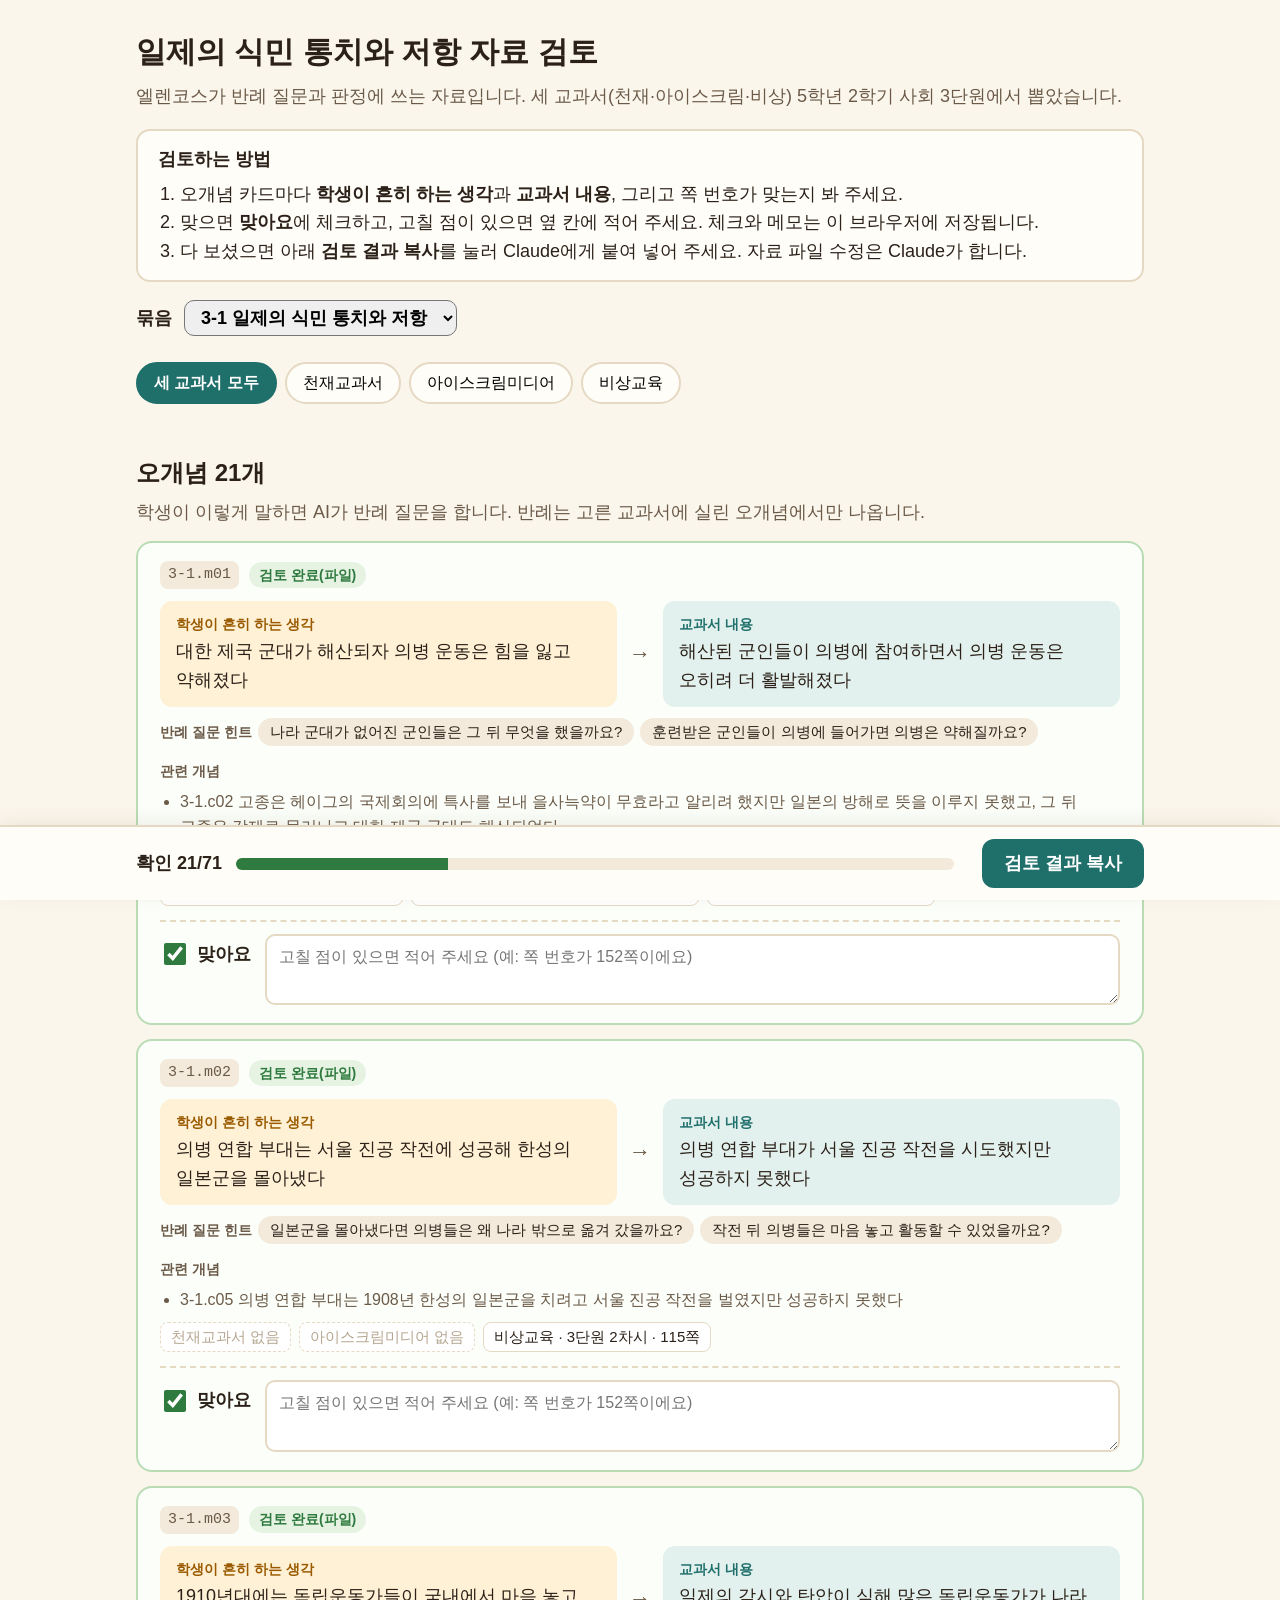
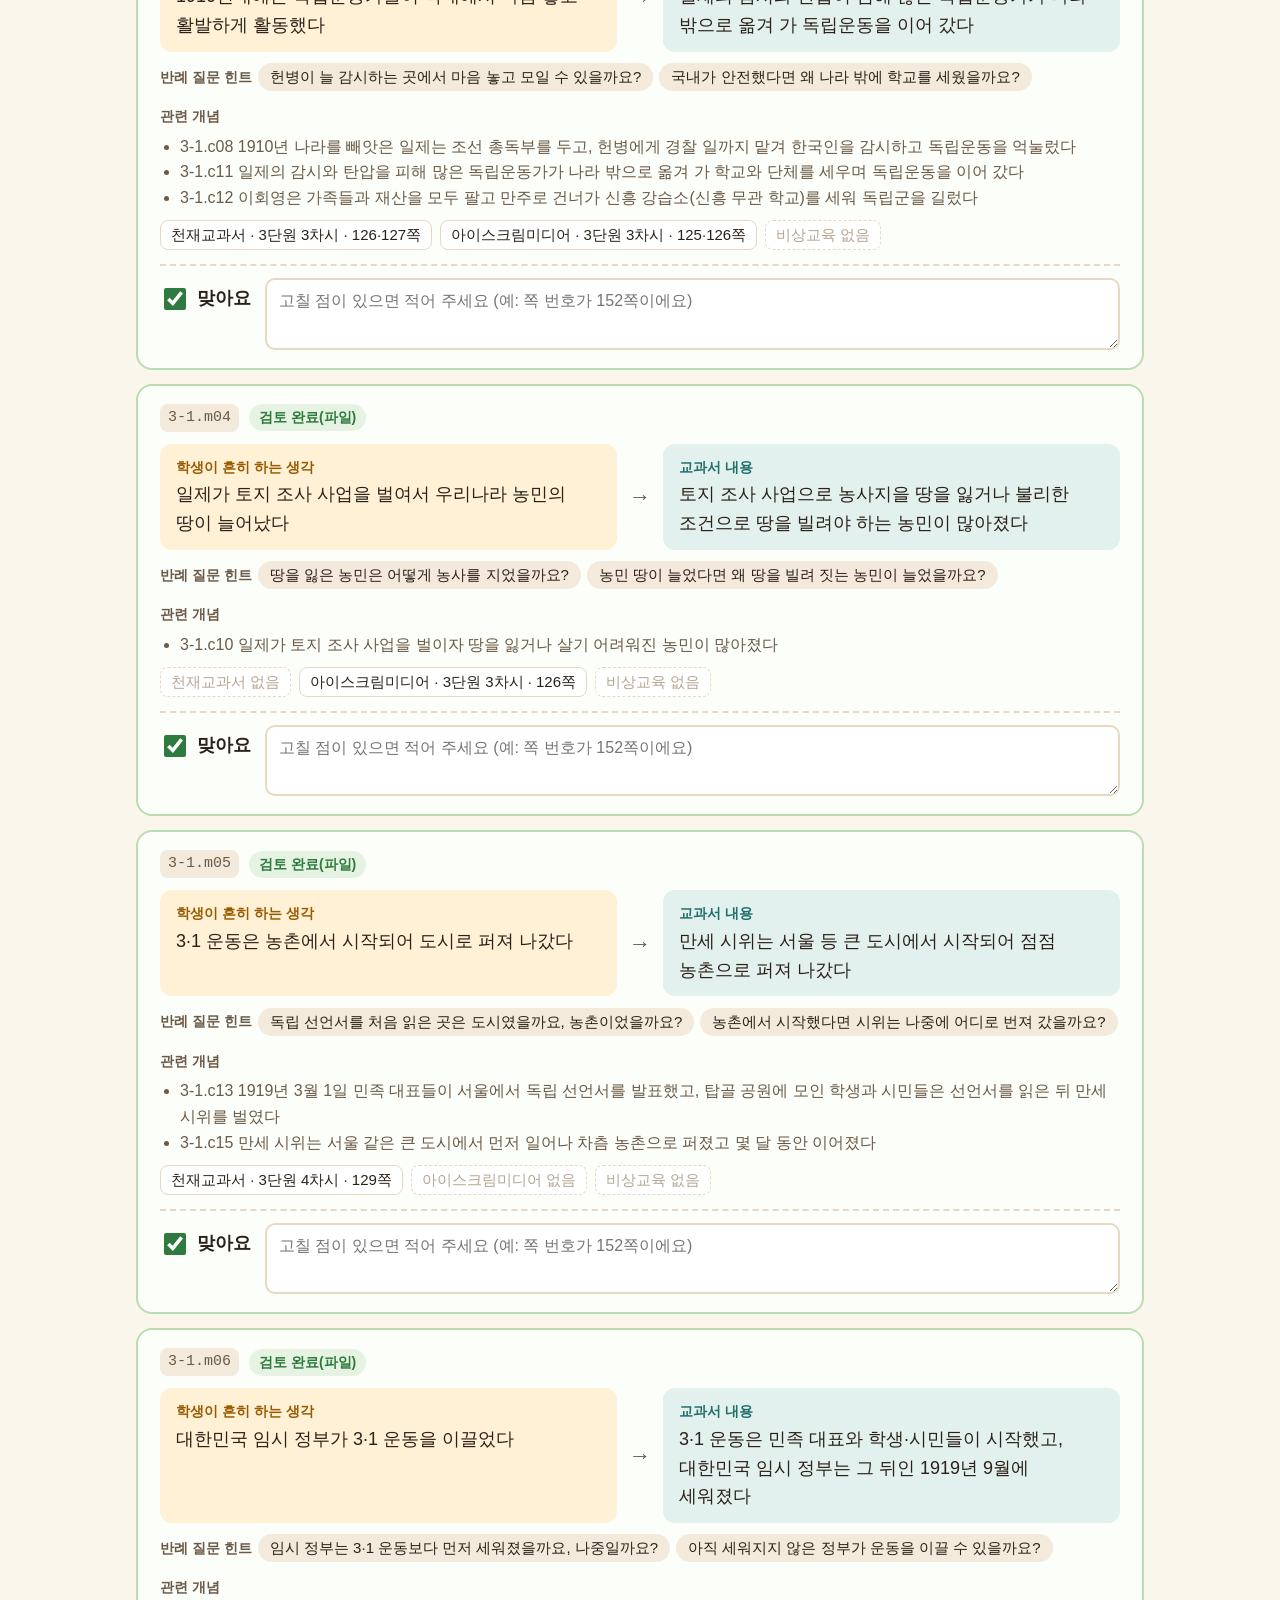
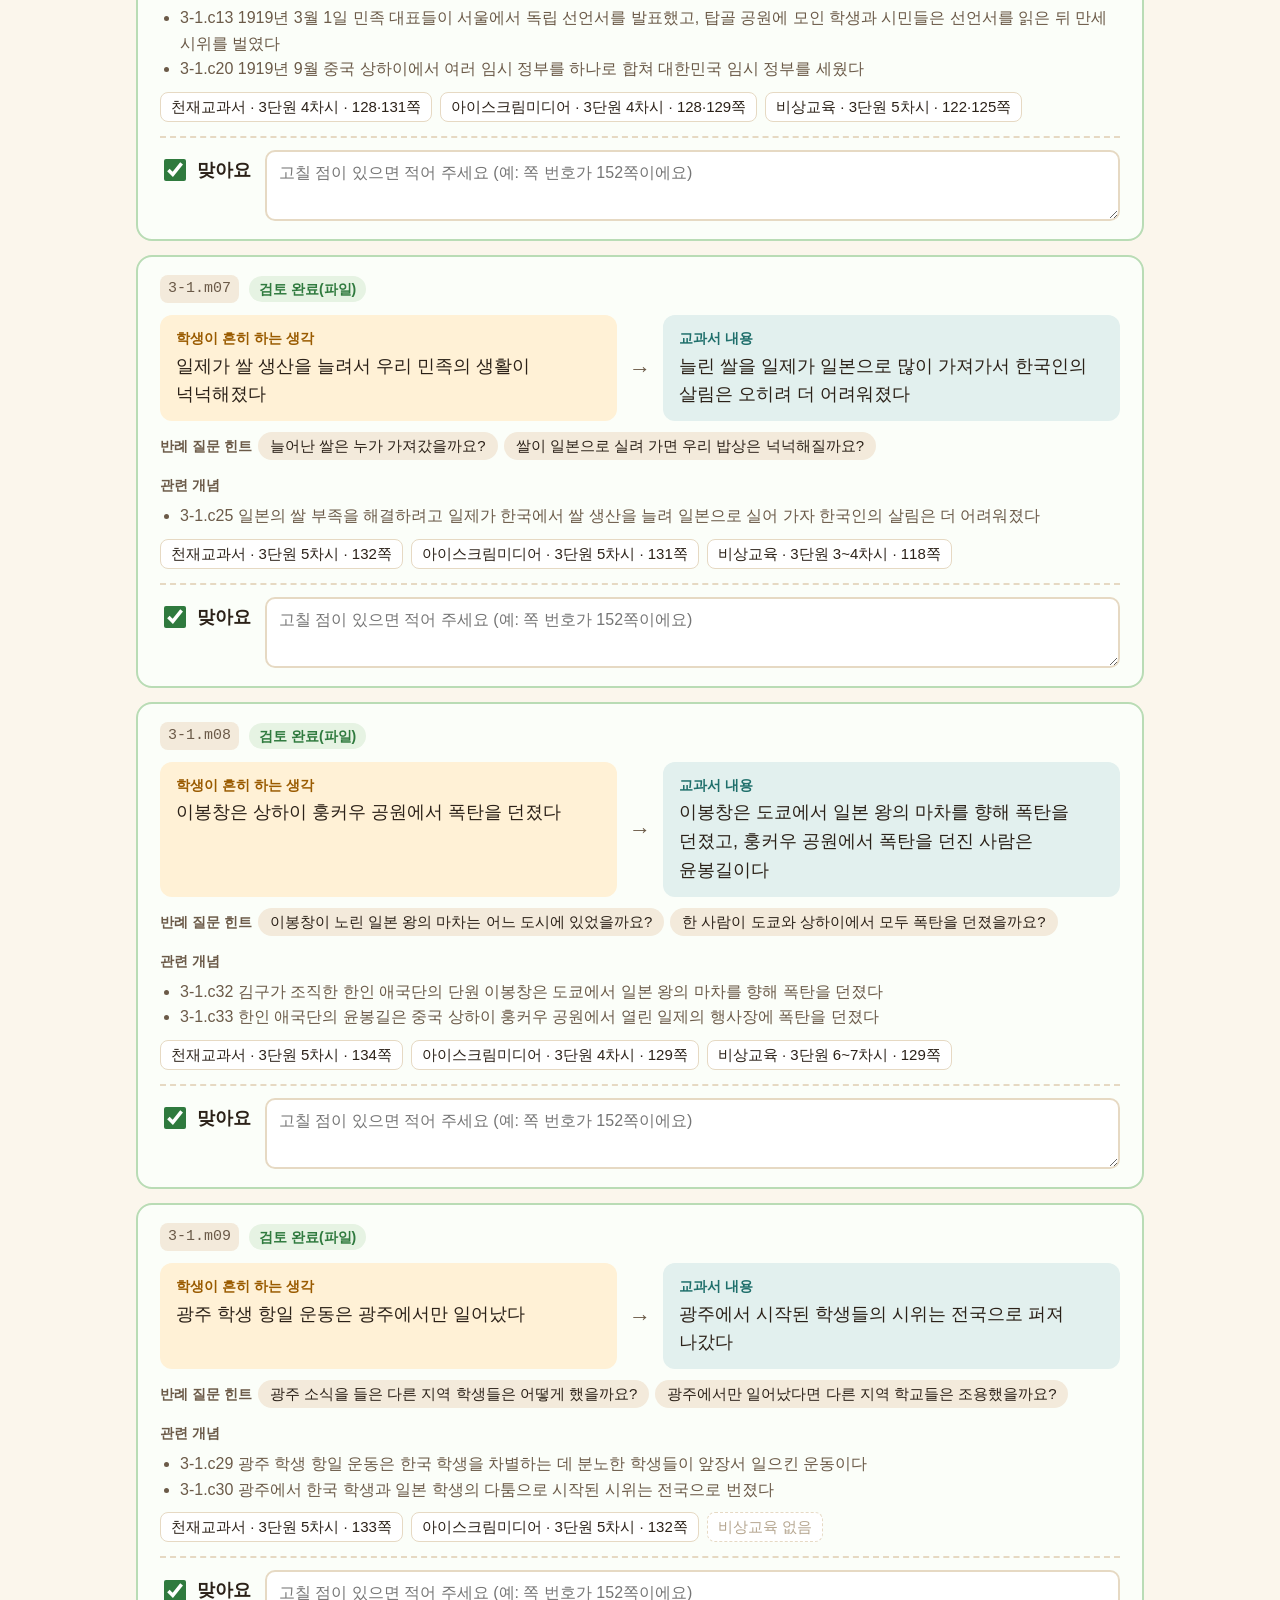
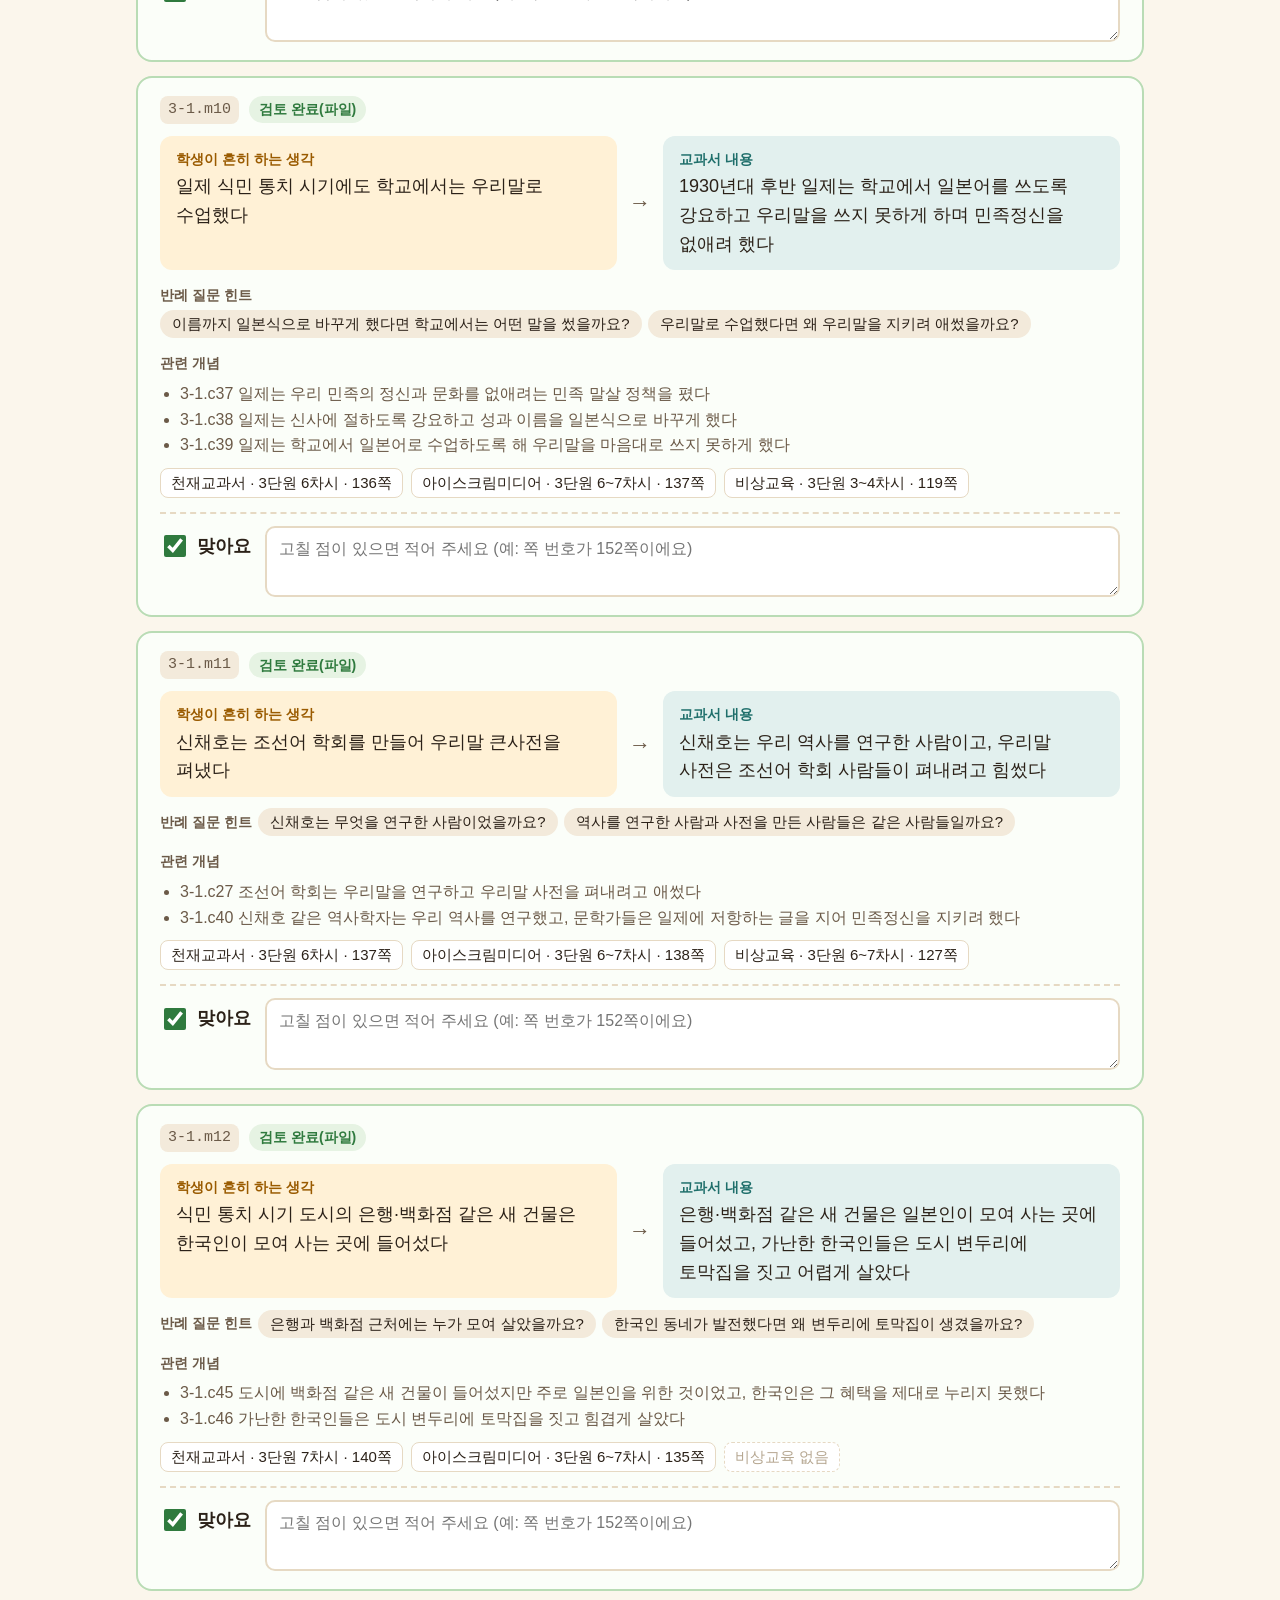
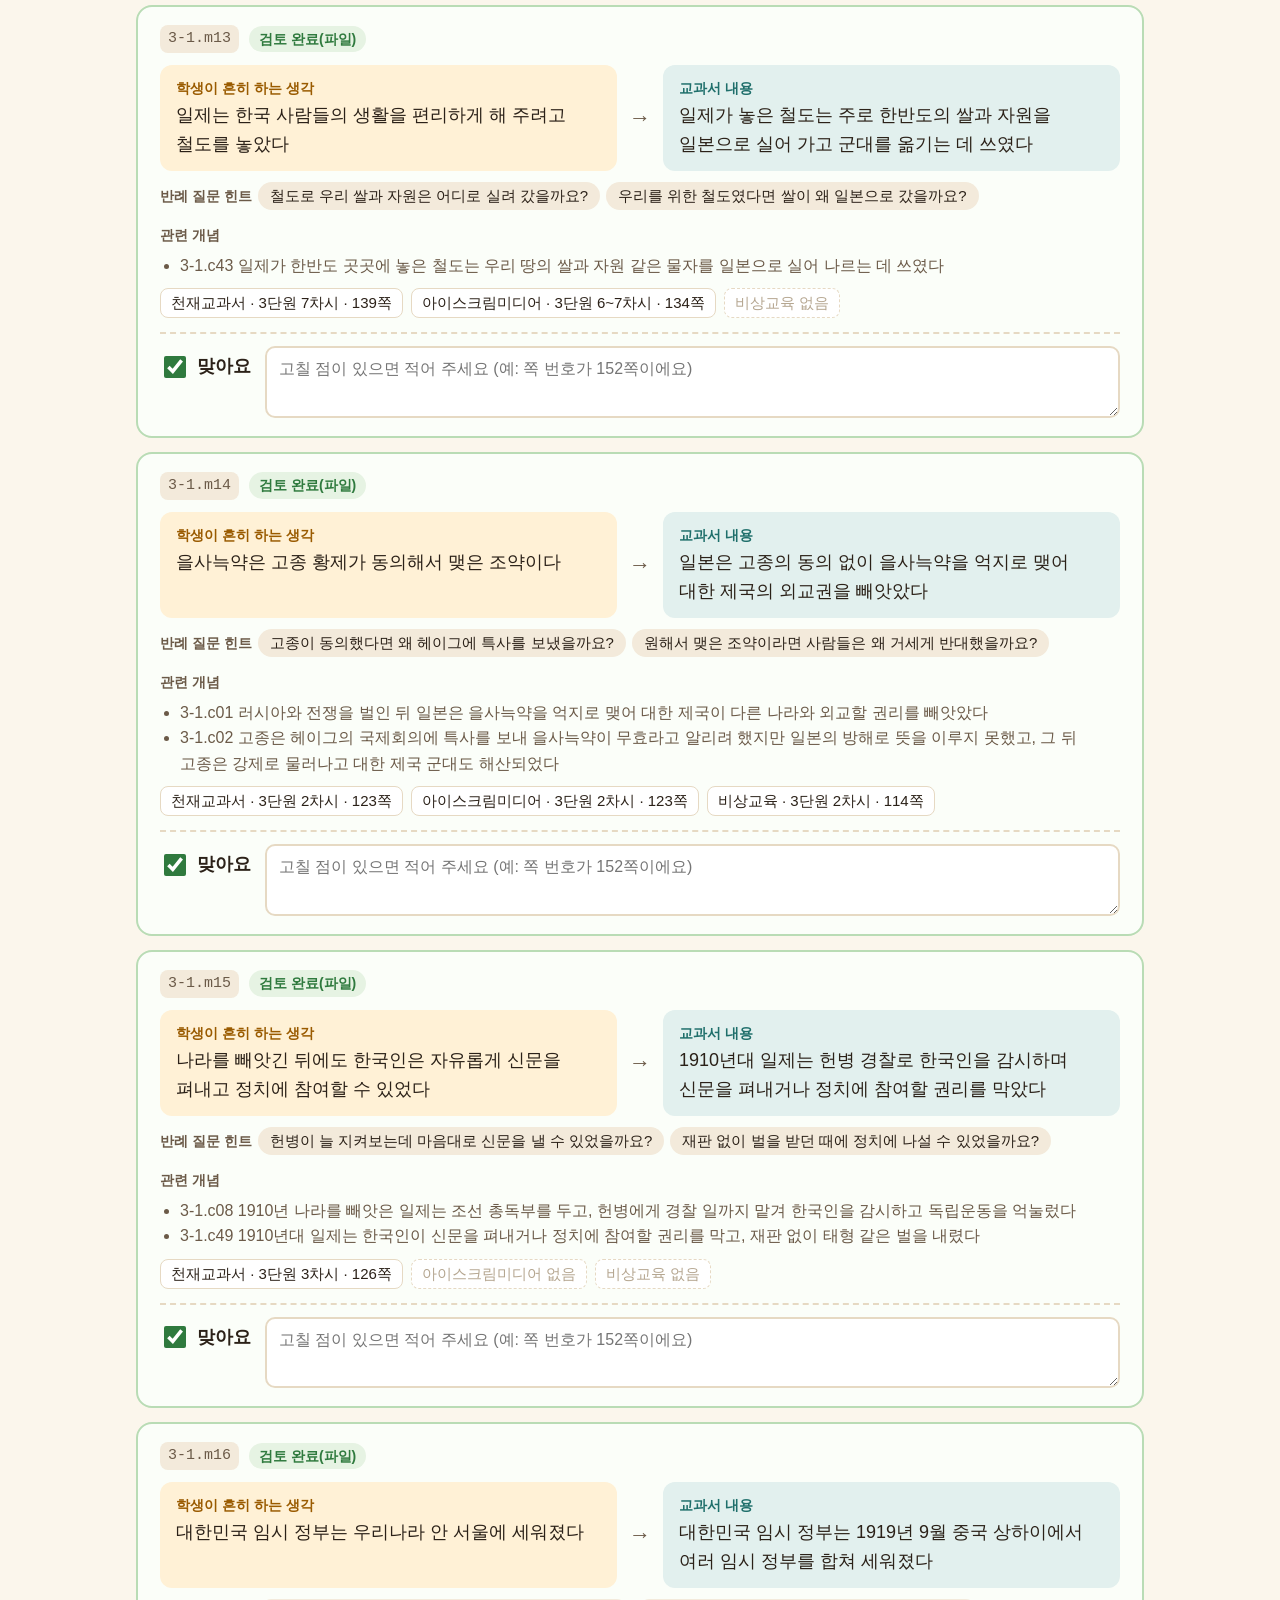
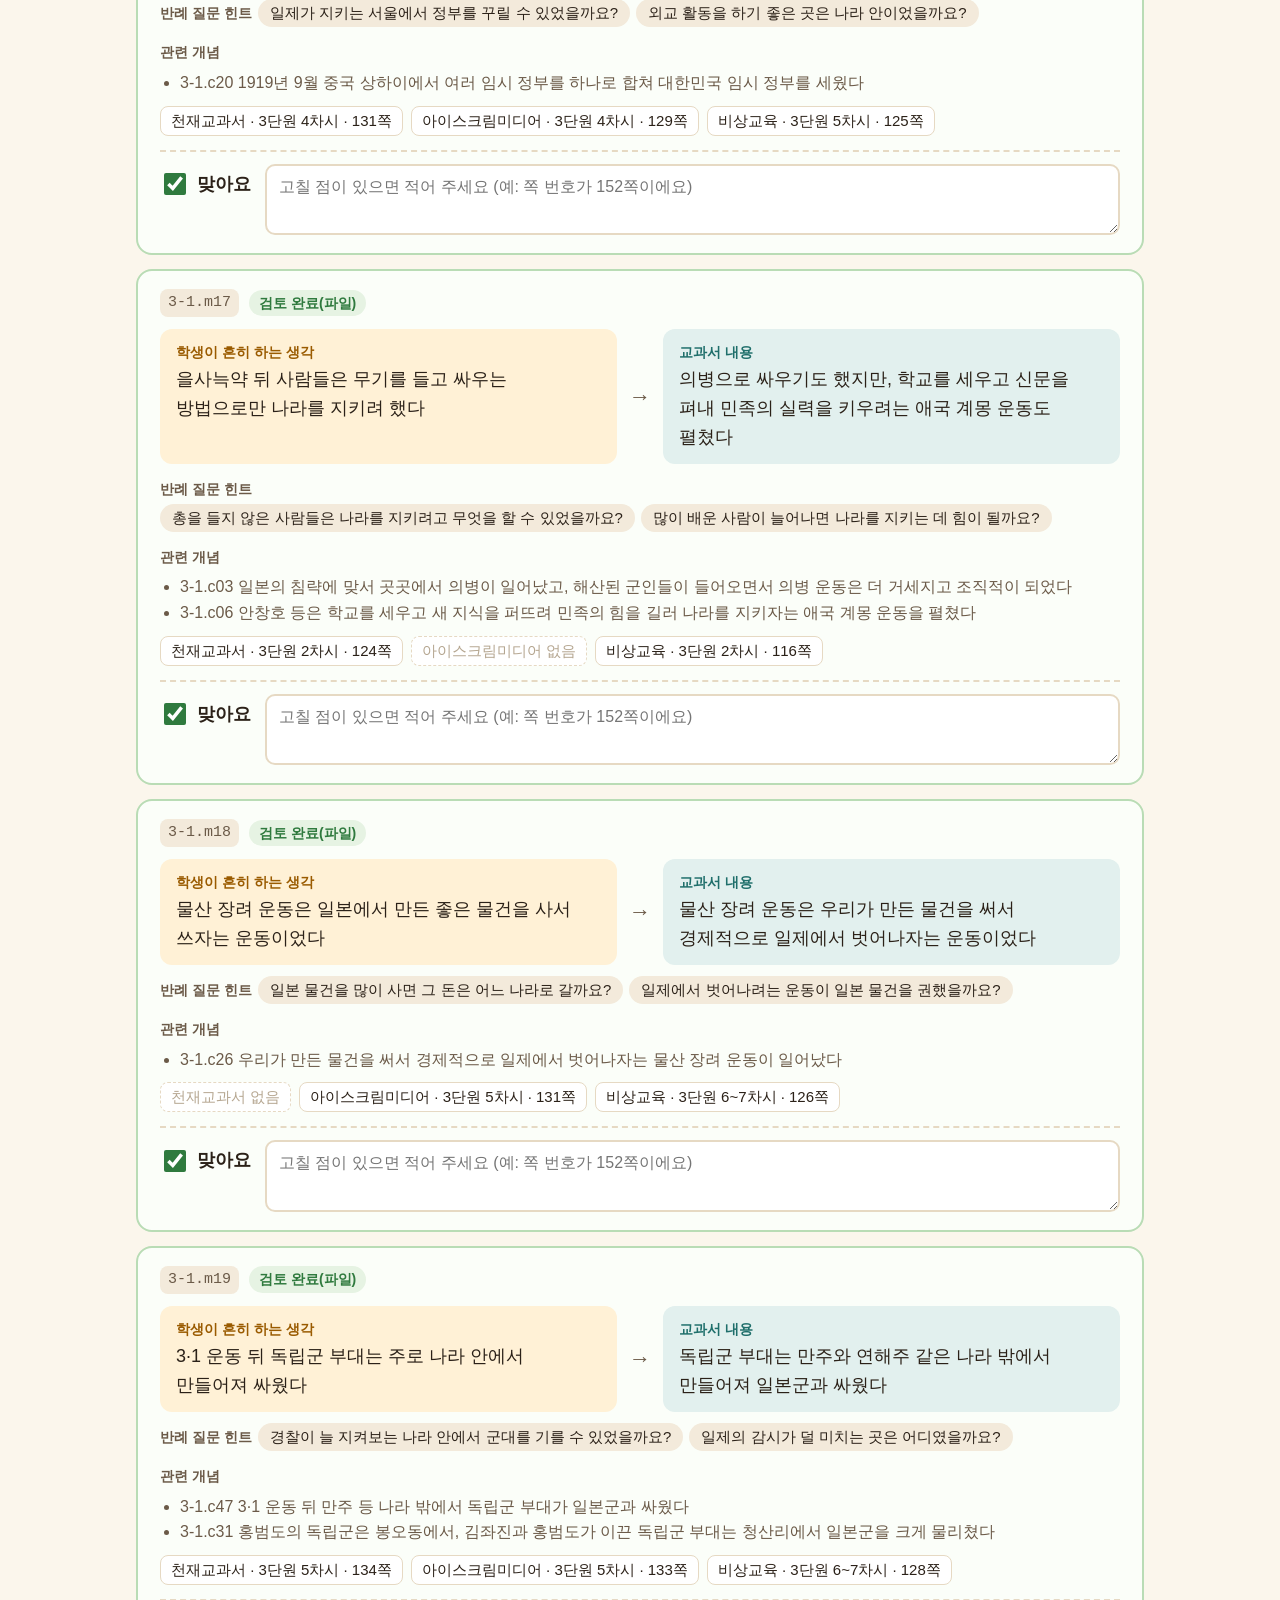
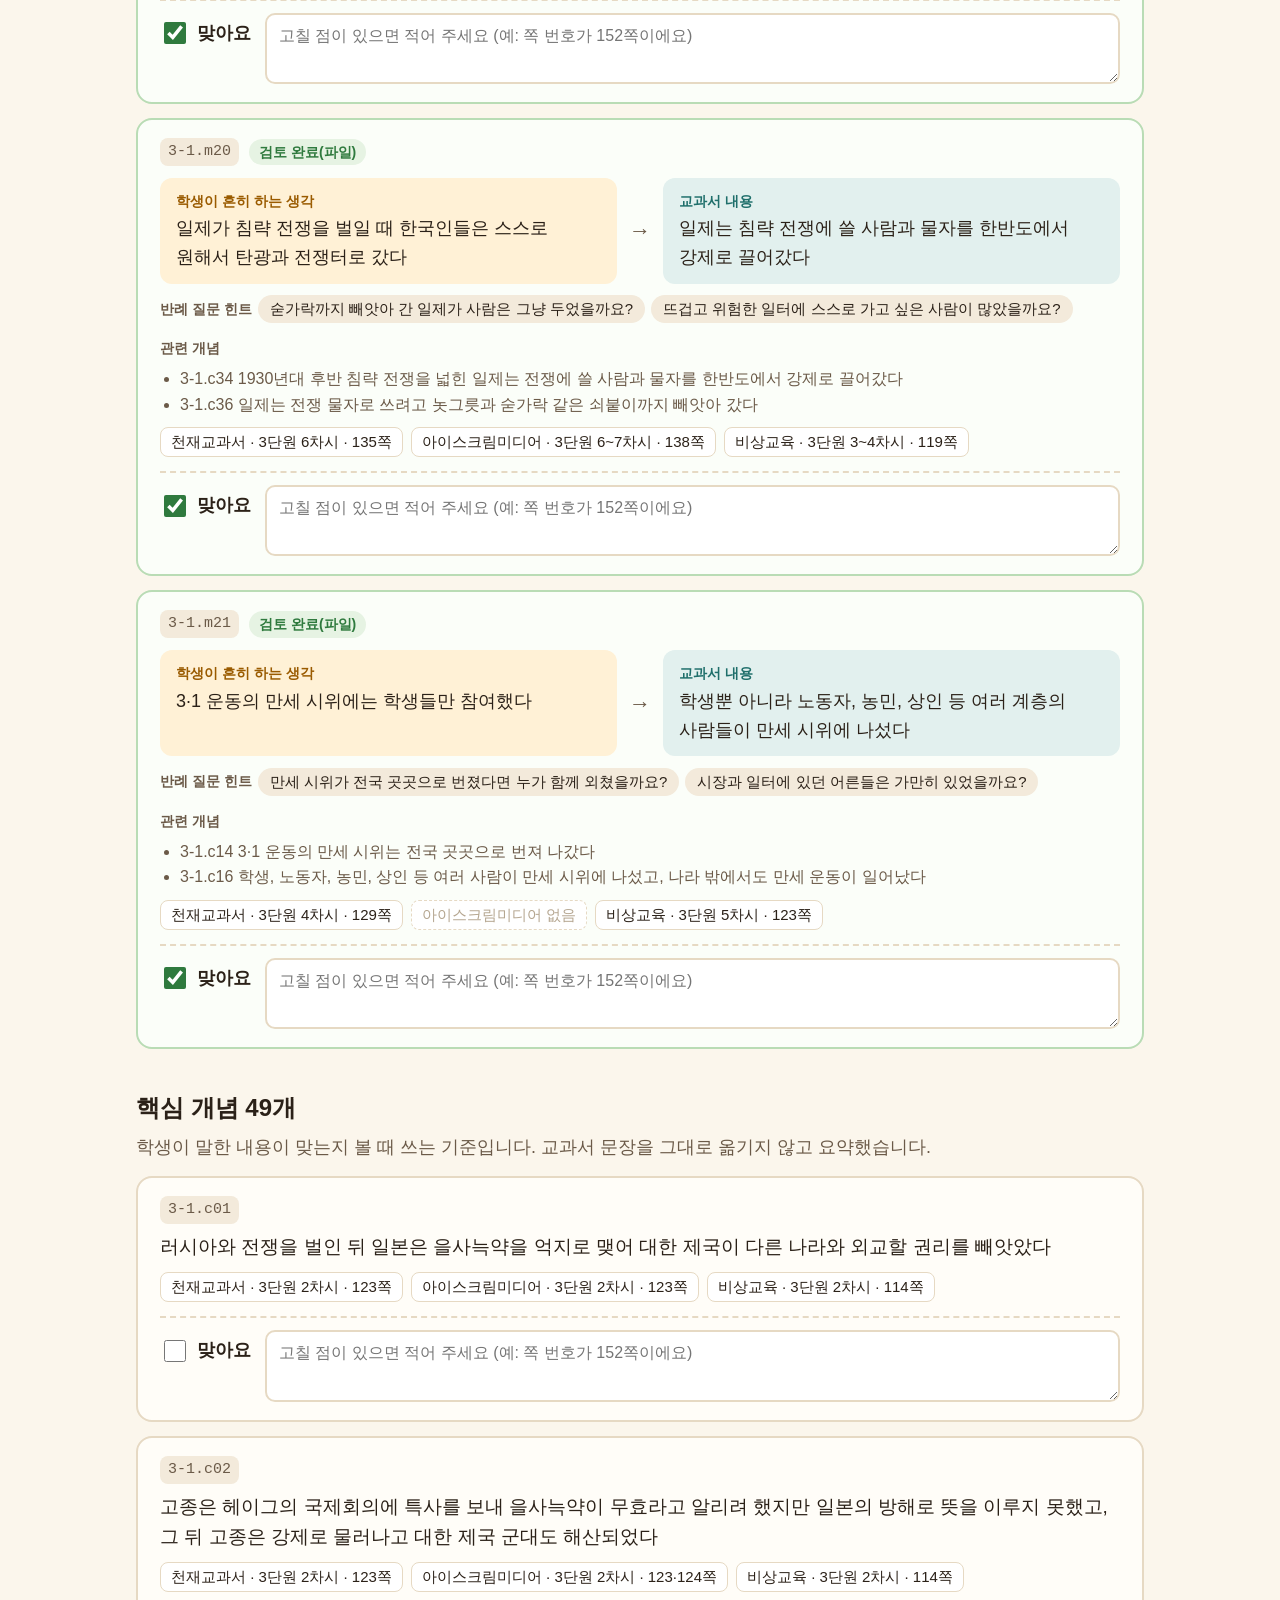
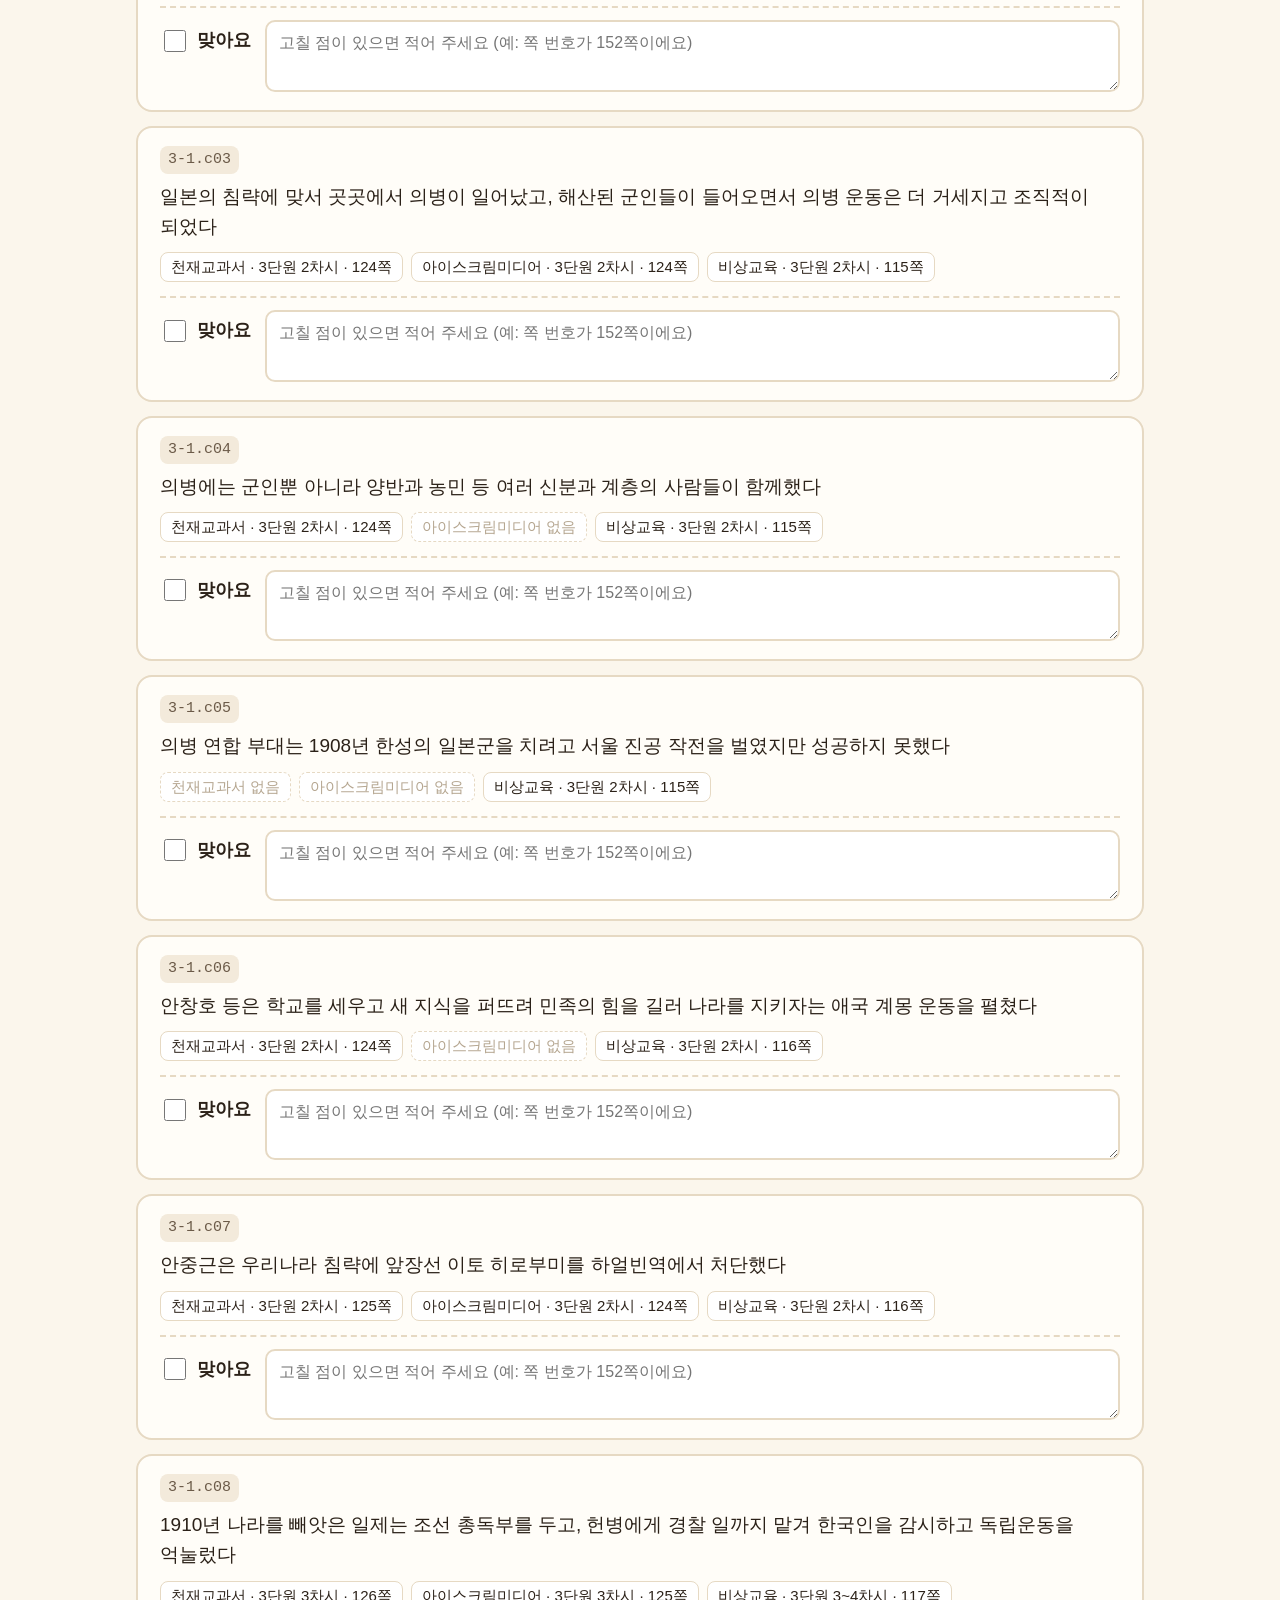
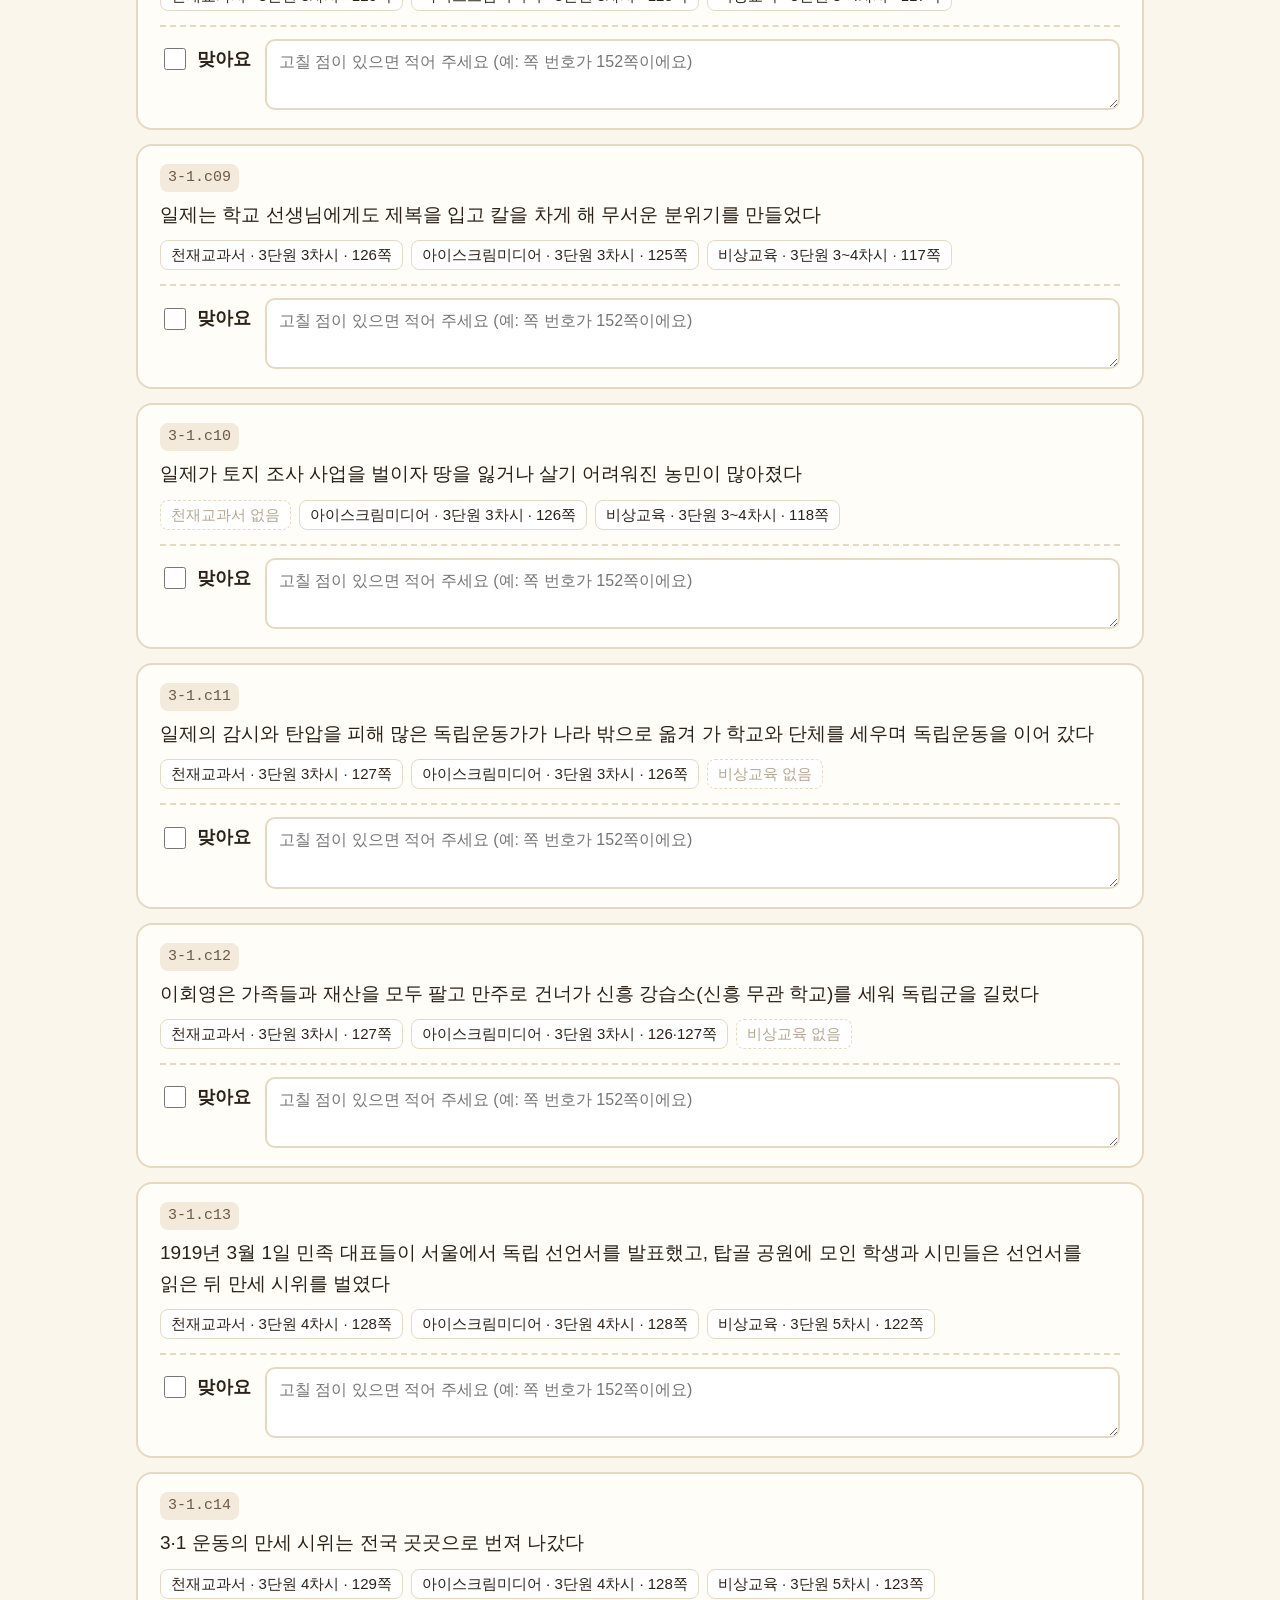
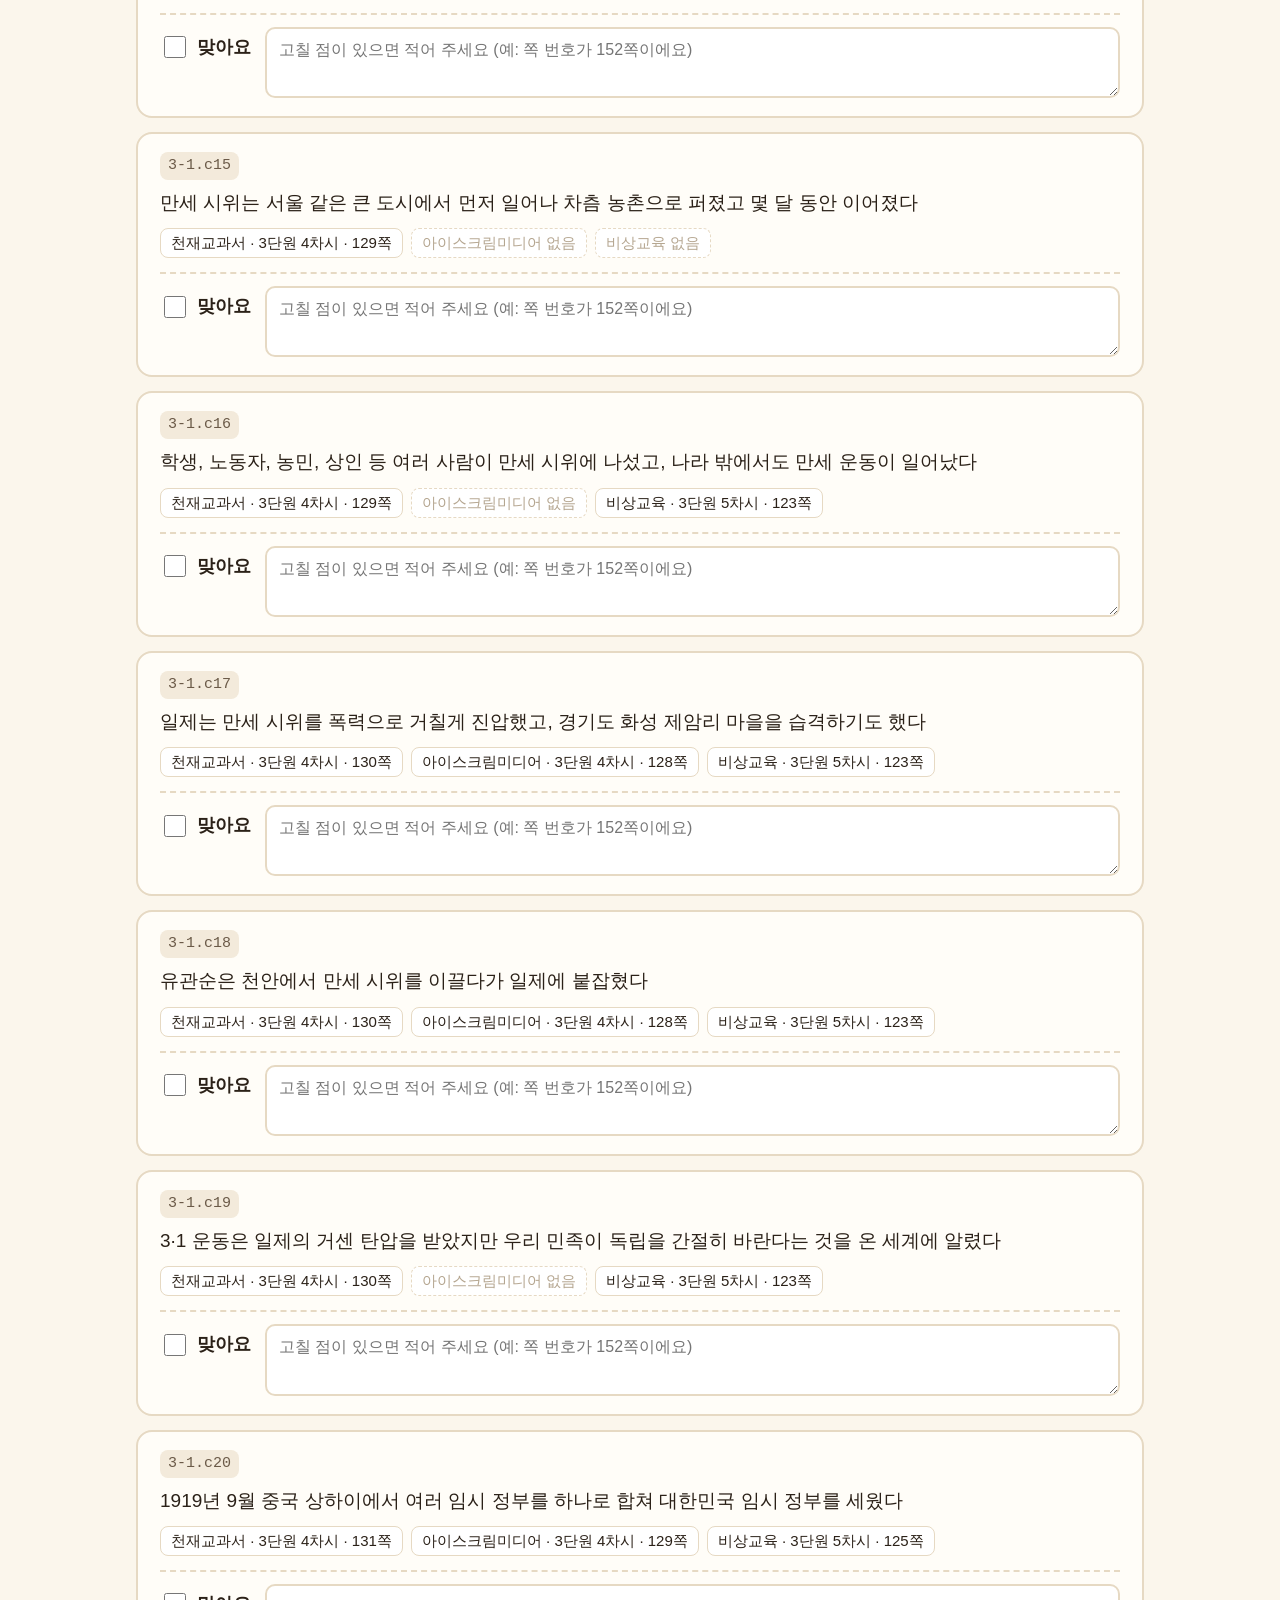
<file: app/review.html>
<!doctype html>
<html lang="ko">
<head>
  <meta charset="utf-8">
  <meta name="viewport" content="width=device-width, initial-scale=1">
  <title>주제 자료 검토</title>
  <style>
    :root {
      --bg: #fbf6ec; --paper: #fffdf8; --ink: #2b2118; --soft: #6b5a48; --line: #e6d9c3;
      --accent: #1f6f6b; --accent-soft: #e2f0ee; --amber: #9a5b00; --amber-soft: #fff1d6;
      --done: #2f7a3e; --done-soft: #e6f3e3;
    }
    * { box-sizing: border-box; }
    body { margin: 0; background: var(--bg); color: var(--ink); font: 18px/1.6 "Noto Sans KR", "Malgun Gothic", sans-serif; word-break: keep-all; }
    main { max-width: 1040px; margin: 0 auto; padding: 28px 16px 120px; }
    h1 { font-size: 30px; margin: 0 0 6px; }
    h2 { font-size: 24px; margin: 40px 0 6px; }
    .lead { color: var(--soft); margin: 0 0 4px; }
    .how { background: var(--paper); border: 2px solid var(--line); border-radius: 14px; padding: 14px 20px; margin: 18px 0; }
    .how ol { margin: 6px 0 0; padding-left: 22px; }
    .filters { display: flex; gap: 8px; flex-wrap: wrap; margin: 10px 0 0; position: sticky; top: 0; background: var(--bg); padding: 10px 0; z-index: 2; }
    .filters button { font: inherit; font-size: 16px; padding: 6px 16px; border-radius: 999px; border: 2px solid var(--line); background: var(--paper); cursor: pointer; }
    .filters button[aria-pressed="true"] { background: var(--accent); border-color: var(--accent); color: #fff; font-weight: 700; }
    .card { background: var(--paper); border: 2px solid var(--line); border-radius: 16px; padding: 18px 22px; margin-top: 14px; }
    .card.ok { border-color: #b9dcb5; background: #fbfef9; }
    .card-head { display: flex; align-items: center; gap: 10px; flex-wrap: wrap; }
    .id { font-family: Consolas, monospace; font-size: 15px; color: var(--soft); background: #f3eadb; border-radius: 8px; padding: 2px 8px; }
    .state { font-size: 14px; font-weight: 700; border-radius: 999px; padding: 2px 10px; background: var(--amber-soft); color: var(--amber); }
    .state.done { background: var(--done-soft); color: var(--done); }
    .pair { display: grid; grid-template-columns: 1fr auto 1fr; gap: 12px; align-items: stretch; margin-top: 12px; }
    .box { border-radius: 12px; padding: 12px 16px; }
    .box .k { display: block; font-size: 14px; font-weight: 700; margin-bottom: 2px; }
    .box.wrong { background: var(--amber-soft); }
    .box.wrong .k { color: var(--amber); }
    .box.truth { background: var(--accent-soft); }
    .box.truth .k { color: var(--accent); }
    .arrow { align-self: center; color: var(--soft); font-size: 22px; }
    .row { margin-top: 10px; }
    .row .k { font-size: 14px; font-weight: 700; color: var(--soft); margin-right: 6px; }
    .chips { display: inline-flex; gap: 6px; flex-wrap: wrap; vertical-align: middle; }
    .chip { font-size: 15px; background: #f3eadb; border-radius: 999px; padding: 2px 12px; }
    .src { display: flex; gap: 8px; flex-wrap: wrap; margin-top: 10px; }
    .src span { font-size: 15px; border: 1px solid var(--line); border-radius: 8px; padding: 2px 10px; background: #fff; }
    .src span.none { color: #b5a690; border-style: dashed; }
    .rel { margin: 4px 0 0; padding-left: 20px; color: var(--soft); font-size: 16px; }
    .concept-text { font-size: 19px; margin: 8px 0 0; }
    .check { display: flex; gap: 14px; align-items: flex-start; flex-wrap: wrap; margin-top: 14px; padding-top: 12px; border-top: 2px dashed var(--line); }
    .check label { display: inline-flex; gap: 8px; align-items: center; font-weight: 700; cursor: pointer; white-space: nowrap; padding-top: 6px; }
    .check input[type=checkbox] { width: 22px; height: 22px; accent-color: var(--done); }
    .check textarea { flex: 1; min-width: 240px; font: inherit; font-size: 16px; padding: 8px 12px; border: 2px solid var(--line); border-radius: 10px; resize: vertical; min-height: 44px; background: #fff; }
    .syn { display: flex; flex-wrap: wrap; gap: 10px; }
    .syn div { background: var(--paper); border: 2px solid var(--line); border-radius: 12px; padding: 8px 14px; font-size: 16px; }
    .bar { position: fixed; left: 0; right: 0; bottom: 0; background: var(--paper); border-top: 2px solid var(--line); box-shadow: 0 -4px 16px rgba(80,55,20,.08); }
    .bar-in { max-width: 1040px; margin: 0 auto; padding: 12px 16px; display: flex; gap: 14px; align-items: center; flex-wrap: wrap; }
    .progress { font-weight: 700; }
    .meter { flex: 1; min-width: 120px; height: 12px; background: #f3eadb; border-radius: 999px; overflow: hidden; }
    .meter i { display: block; height: 100%; background: var(--done); width: 0; transition: width .2s; }
    .bar button { font: inherit; font-weight: 700; padding: 10px 22px; border: 0; border-radius: 12px; background: var(--accent); color: #fff; cursor: pointer; }
    .msg { color: var(--done); font-weight: 700; }
    [hidden] { display: none !important; }
    .topic-pick { display: flex; gap: 12px; align-items: center; font-weight: 700; margin: 0 0 16px; }
    .topic-pick select { font: inherit; padding: 6px 12px; border-radius: 10px; }
    @media (max-width: 720px) {
      .pair { grid-template-columns: 1fr; }
      .arrow { transform: rotate(90deg); justify-self: center; }
    }
  </style>
</head>
<body>
<main>
  <h1 id="title">주제 자료 검토</h1>
  <p class="lead">엘렌코스가 반례 질문과 판정에 쓰는 자료입니다. 세 교과서(천재·아이스크림·비상) 5학년 2학기 사회 3단원에서 뽑았습니다.</p>
  <div class="how">
    <strong>검토하는 방법</strong>
    <ol>
      <li>오개념 카드마다 <b>학생이 흔히 하는 생각</b>과 <b>교과서 내용</b>, 그리고 쪽 번호가 맞는지 봐 주세요.</li>
      <li>맞으면 <b>맞아요</b>에 체크하고, 고칠 점이 있으면 옆 칸에 적어 주세요. 체크와 메모는 이 브라우저에 저장됩니다.</li>
      <li>다 보셨으면 아래 <b>검토 결과 복사</b>를 눌러 Claude에게 붙여 넣어 주세요. 자료 파일 수정은 Claude가 합니다.</li>
    </ol>
  </div>

  <label class="topic-pick">묶음 <select id="topic" aria-label="검토할 묶음"></select></label>
  <div class="filters" role="group" aria-label="교과서로 거르기" id="filters"></div>

  <h2 id="m-title">오개념</h2>
  <p class="lead">학생이 이렇게 말하면 AI가 반례 질문을 합니다. 반례는 고른 교과서에 실린 오개념에서만 나옵니다.</p>
  <div id="miscs"></div>

  <h2 id="c-title">핵심 개념</h2>
  <p class="lead">학생이 말한 내용이 맞는지 볼 때 쓰는 기준입니다. 교과서 문장을 그대로 옮기지 않고 요약했습니다.</p>
  <div id="concepts"></div>

  <h2>같은 뜻으로 인정하는 말</h2>
  <p class="lead">한 묶음 안의 말은 모두 같은 말로 봅니다. 빠진 말이 있으면 아래 메모 칸에 적어 주세요.</p>
  <div class="syn" id="syn"></div>
  <div class="card"><div class="check" style="margin-top:0;border-top:0;padding-top:0">
    <label><input type="checkbox" data-id="synonyms"> 맞아요</label>
    <textarea data-memo="synonyms" placeholder="더 넣을 말이나 뺄 말을 적어 주세요"></textarea>
  </div></div>
</main>

<div class="bar">
  <div class="bar-in">
    <span class="progress" id="progress"></span>
    <span class="meter" aria-hidden="true"><i id="meter"></i></span>
    <span class="msg" id="msg" aria-live="polite"></span>
    <button type="button" id="copy">검토 결과 복사</button>
  </div>
</div>

<script src="data/units.js"></script>
<script src="data/topic-3-1.js?v=3"></script>
<script src="data/topic-3-2.js?v=3"></script>
<script>
(function () {
  // 불러온 묶음을 단원·묶음 순서로 나열하고, 고른 묶음 하나를 검토합니다.
  const TOPICS = window.SOKRATES_TOPICS || {};
  const order = (window.SOKRATES_UNITS || []).flatMap((u) => u.topics).filter((id) => TOPICS[id]);
  const ids = [...order, ...Object.keys(TOPICS).filter((id) => !order.includes(id))];
  let topic, TB, STORE, conceptById;
  let filter = "all";

  // 체크·메모 저장(이 브라우저에만, 묶음마다 따로). 저장이 막혀도 화면은 그대로 씁니다.
  let saved = {};
  const persist = () => { try { localStorage.setItem(STORE, JSON.stringify(saved)); } catch { /* 무시 */ } };
  function useTopic(id) {
    topic = TOPICS[id]; TB = topic.textbooks; STORE = `sok.review.${topic.id}`;
    conceptById = Object.fromEntries(topic.concepts.map((c) => [c.id, c]));
    try { saved = JSON.parse(localStorage.getItem(STORE) || "{}") || {}; } catch { saved = {}; }
    document.getElementById("title").textContent = `${topic.title} 자료 검토`;
    document.title = `${topic.title} 자료 검토`;
  }
  const entry = (id) => (saved[id] = saved[id] || { ok: false, memo: "" });

  function el(tag, attrs = {}, kids = []) {
    const n = document.createElement(tag);
    for (const [k, v] of Object.entries(attrs)) {
      if (v == null || v === false) continue;
      if (k === "text") n.textContent = v; else if (k.startsWith("on")) n.addEventListener(k.slice(2), v); else n.setAttribute(k, v === true ? "" : v);
    }
    for (const k of [].concat(kids)) if (k != null && k !== false) n.append(k);
    return n;
  }
  const lessonText = (t, id) => { const l = t.lessons.find((x) => x.id === id); return `${String(id).split("-")[0]}단원 ${l ? l.no : String(id).split("-")[1]}차시`; };
  function sources(src) {
    return el("div", { class: "src" }, TB.map((t) => {
      const s = src[t.id];
      return s ? el("span", { text: `${t.name} · ${lessonText(t, s.lesson)} · ${s.page}쪽` })
               : el("span", { class: "none", text: `${t.name} 없음` });
    }));
  }
  function checkRow(id, fromData) {
    const e = entry(id);
    const box = el("input", { type: "checkbox", "data-id": id });
    box.checked = e.ok || !!fromData;
    const memo = el("textarea", { "data-memo": id, placeholder: "고칠 점이 있으면 적어 주세요 (예: 쪽 번호가 152쪽이에요)" });
    memo.value = e.memo;
    return el("div", { class: "check" }, [el("label", {}, [box, " 맞아요"]), memo]);
  }
  const visible = (src) => filter === "all" || !!src[filter];

  function renderFilters() {
    const f = document.getElementById("filters"); f.textContent = "";
    [{ id: "all", name: "세 교과서 모두" }, ...TB].forEach((t) => f.append(el("button", {
      type: "button", "aria-pressed": String(filter === t.id), text: t.name,
      onclick: () => { filter = t.id; render(); },
    })));
  }

  function renderMiscs() {
    const box = document.getElementById("miscs"); box.textContent = "";
    const list = topic.misconceptions.filter((m) => visible(m.sources));
    document.getElementById("m-title").textContent = `오개념 ${list.length}개`;
    list.forEach((m) => {
      const ok = entry(m.id).ok || m.reviewed;
      box.append(el("article", { class: "card" + (ok ? " ok" : ""), "data-card": m.id }, [
        el("div", { class: "card-head" }, [el("span", { class: "id", text: m.id }),
          el("span", { class: "state" + (m.reviewed ? " done" : ""), text: m.reviewed ? "검토 완료(파일)" : "검토 전" })]),
        el("div", { class: "pair" }, [
          el("div", { class: "box wrong" }, [el("span", { class: "k", text: "학생이 흔히 하는 생각" }), m.wrong]),
          el("div", { class: "arrow", "aria-hidden": "true", text: "→" }),
          el("div", { class: "box truth" }, [el("span", { class: "k", text: "교과서 내용" }), m.truth]),
        ]),
        el("div", { class: "row" }, [el("span", { class: "k", text: "반례 질문 힌트" }),
          el("span", { class: "chips" }, m.counterHints.map((h) => el("span", { class: "chip", text: h })))]),
        el("div", { class: "row" }, [el("span", { class: "k", text: "관련 개념" }),
          el("ul", { class: "rel" }, m.concepts.map((cid) => el("li", { text: `${cid} ${conceptById[cid] ? conceptById[cid].text : "(없는 개념)"}` })))]),
        sources(m.sources),
        checkRow(m.id, m.reviewed),
      ]));
    });
  }

  function renderConcepts() {
    const box = document.getElementById("concepts"); box.textContent = "";
    const list = topic.concepts.filter((c) => visible(c.sources));
    document.getElementById("c-title").textContent = `핵심 개념 ${list.length}개`;
    list.forEach((c) => {
      box.append(el("article", { class: "card" + (entry(c.id).ok ? " ok" : ""), "data-card": c.id }, [
        el("div", { class: "card-head" }, [el("span", { class: "id", text: c.id })]),
        el("p", { class: "concept-text", text: c.text }),
        sources(c.sources),
        checkRow(c.id, false),
      ]));
    });
  }

  function renderSyn() {
    const box = document.getElementById("syn"); box.textContent = "";
    topic.synonyms.forEach((g) => box.append(el("div", { text: g.join(" = ") })));
    const e = entry("synonyms");
    document.querySelector('[data-id="synonyms"]').checked = e.ok;
    document.querySelector('[data-memo="synonyms"]').value = e.memo;
  }

  const allIds = () => [...topic.misconceptions.map((m) => m.id), ...topic.concepts.map((c) => c.id), "synonyms"];
  const isOk = (id) => { const m = topic.misconceptions.find((x) => x.id === id); return entry(id).ok || !!(m && m.reviewed); };

  function updateProgress() {
    const ids = allIds(), done = ids.filter(isOk).length;
    document.getElementById("progress").textContent = `확인 ${done}/${ids.length}`;
    document.getElementById("meter").style.width = `${(done / ids.length) * 100}%`;
  }

  function render() { renderFilters(); renderMiscs(); renderConcepts(); renderSyn(); updateProgress(); }

  document.addEventListener("change", (ev) => {
    const id = ev.target.getAttribute("data-id");
    if (!id) return;
    entry(id).ok = ev.target.checked; persist();
    const card = document.querySelector(`[data-card="${id}"]`);
    if (card) card.classList.toggle("ok", ev.target.checked);
    updateProgress();
  });
  document.addEventListener("input", (ev) => {
    const id = ev.target.getAttribute("data-memo");
    if (!id) return;
    entry(id).memo = ev.target.value; persist();
  });

  function resultText() {
    const ids = allIds();
    const label = (id) => {
      const m = topic.misconceptions.find((x) => x.id === id); if (m) return `${id} (오개념) ${m.wrong}`;
      const c = conceptById[id]; if (c) return `${id} (개념) ${c.text}`;
      return "같은 뜻 말 목록";
    };
    const ok = ids.filter(isOk), notYet = ids.filter((id) => !isOk(id));
    const memos = ids.filter((id) => entry(id).memo.trim());
    const out = [`[${topic.id} ${topic.title} 자료 검토 결과] 확인 ${ok.length}/${ids.length}`, ""];
    out.push("■ 맞아요: " + (ok.length ? ok.join(", ") : "없음"), "");
    if (memos.length) { out.push("■ 고칠 점"); memos.forEach((id) => out.push(`- ${label(id)}`, `  → ${entry(id).memo.trim()}`)); out.push(""); }
    out.push("■ 아직 안 본 것: " + (notYet.length ? notYet.join(", ") : "없음"));
    return out.join("\n");
  }

  document.getElementById("copy").addEventListener("click", async () => {
    const text = resultText(), msg = document.getElementById("msg");
    try { await navigator.clipboard.writeText(text); }
    catch { const ta = el("textarea"); ta.value = text; document.body.append(ta); ta.select(); document.execCommand("copy"); ta.remove(); }
    msg.textContent = "복사했어요. Claude에게 붙여 넣어 주세요.";
    setTimeout(() => (msg.textContent = ""), 4000);
  });

  const pick = document.getElementById("topic");
  ids.forEach((id) => pick.append(el("option", { value: id, text: `${id} ${TOPICS[id].title}` })));
  pick.addEventListener("change", () => { useTopic(pick.value); filter = "all"; render(); });
  useTopic(ids[0]);
  render();
})();
</script>
</body>
</html>
</file>
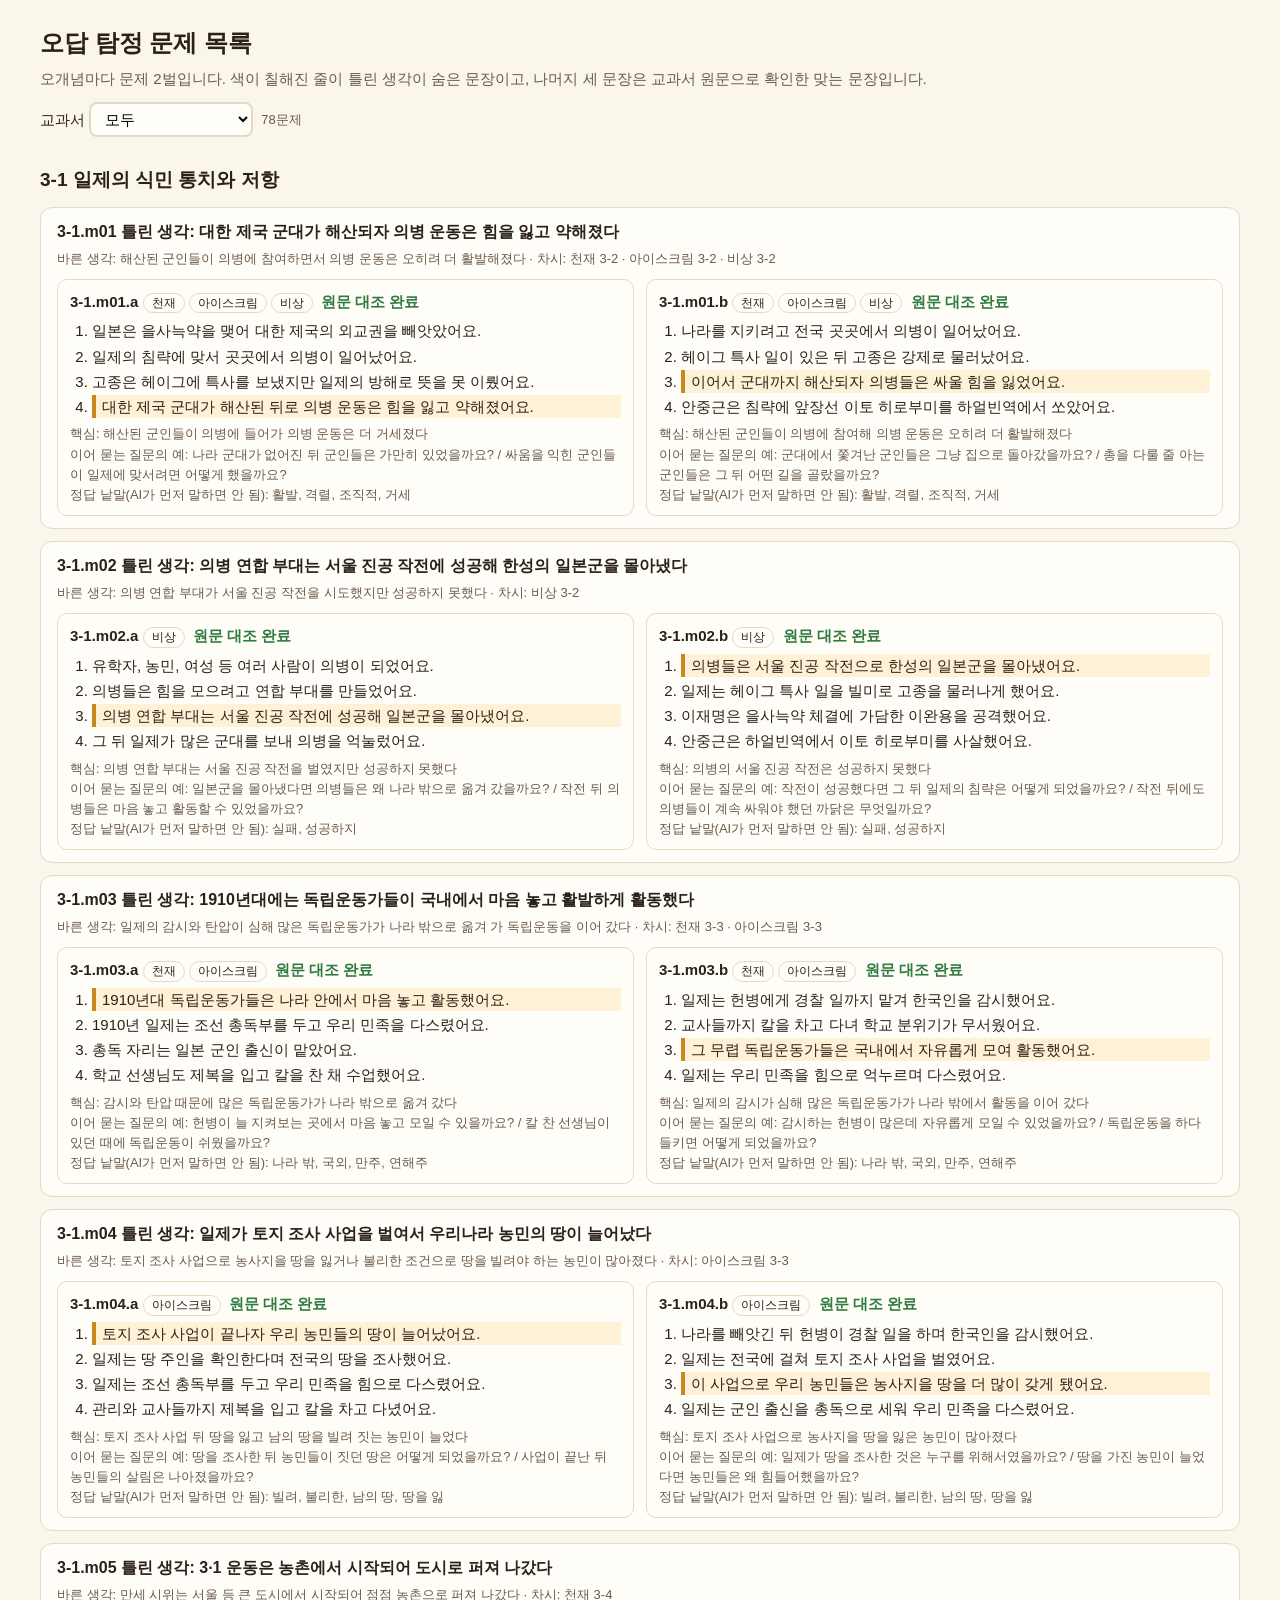
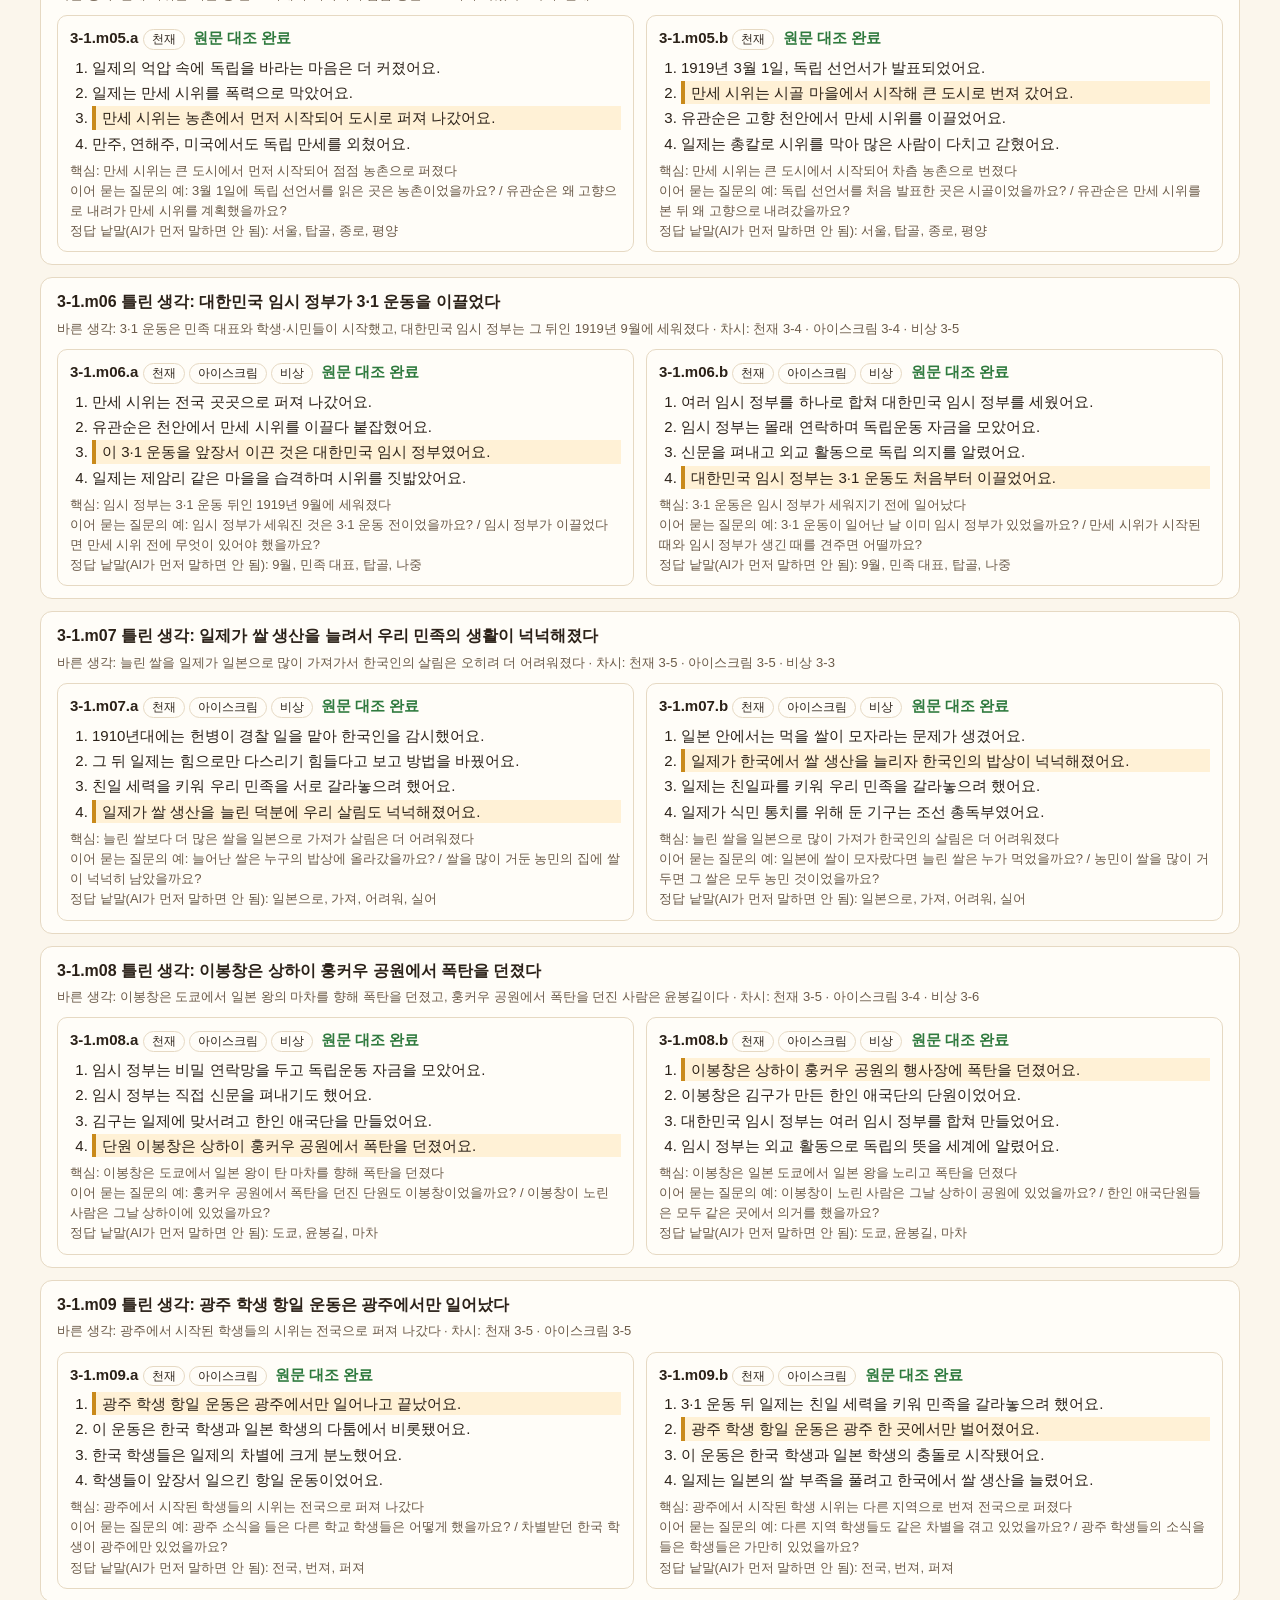
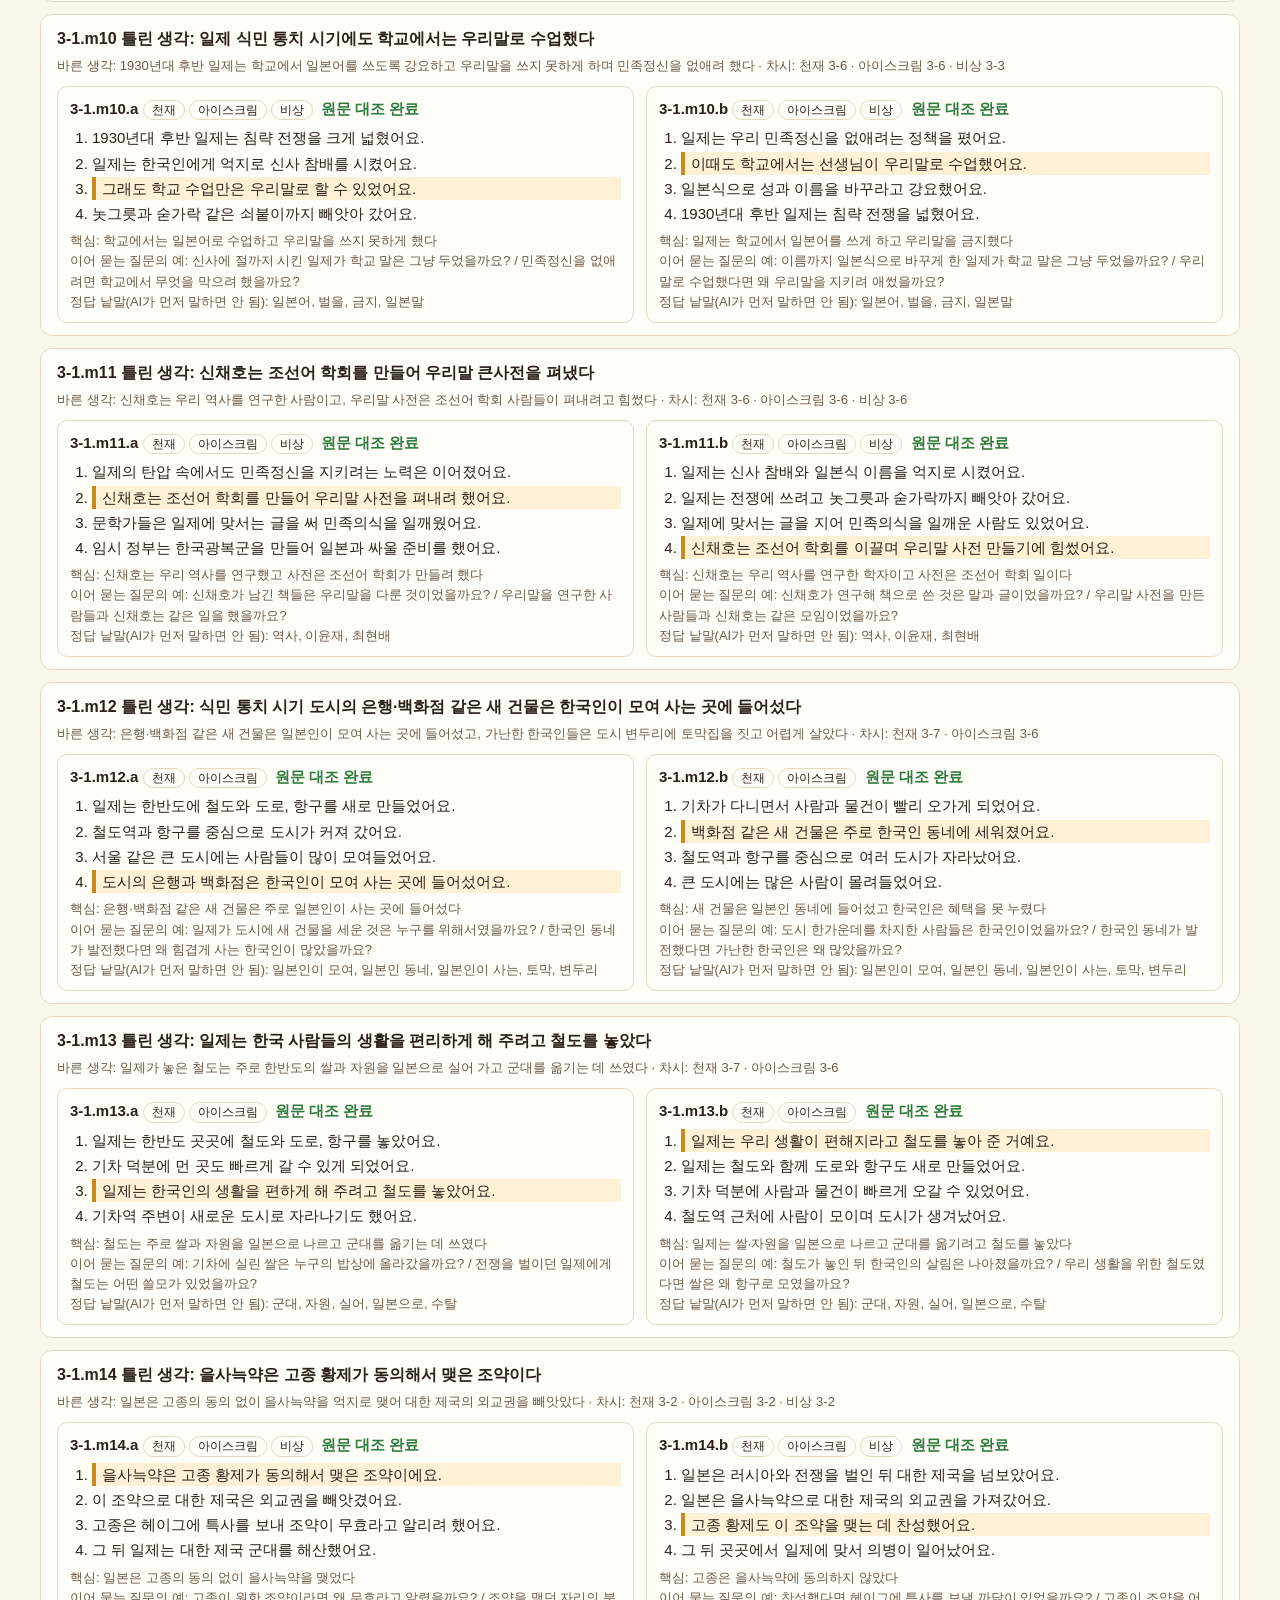
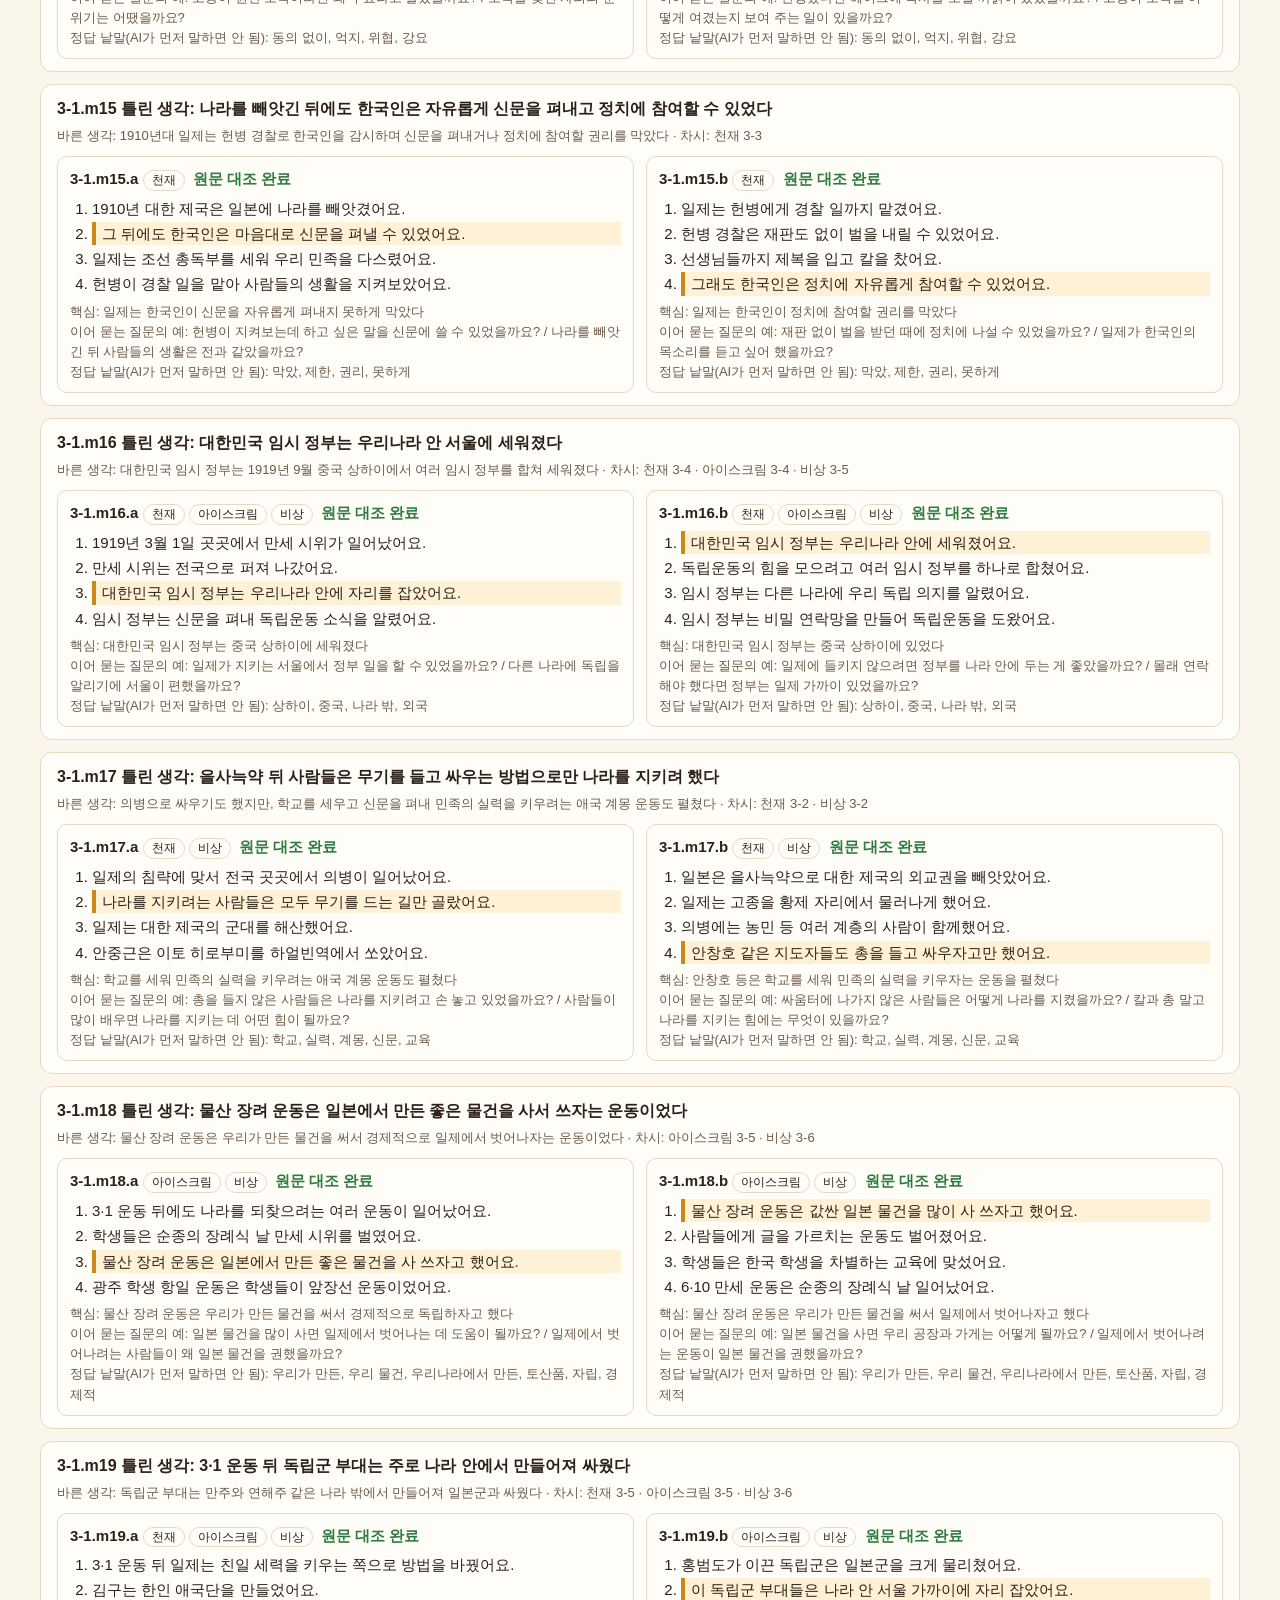
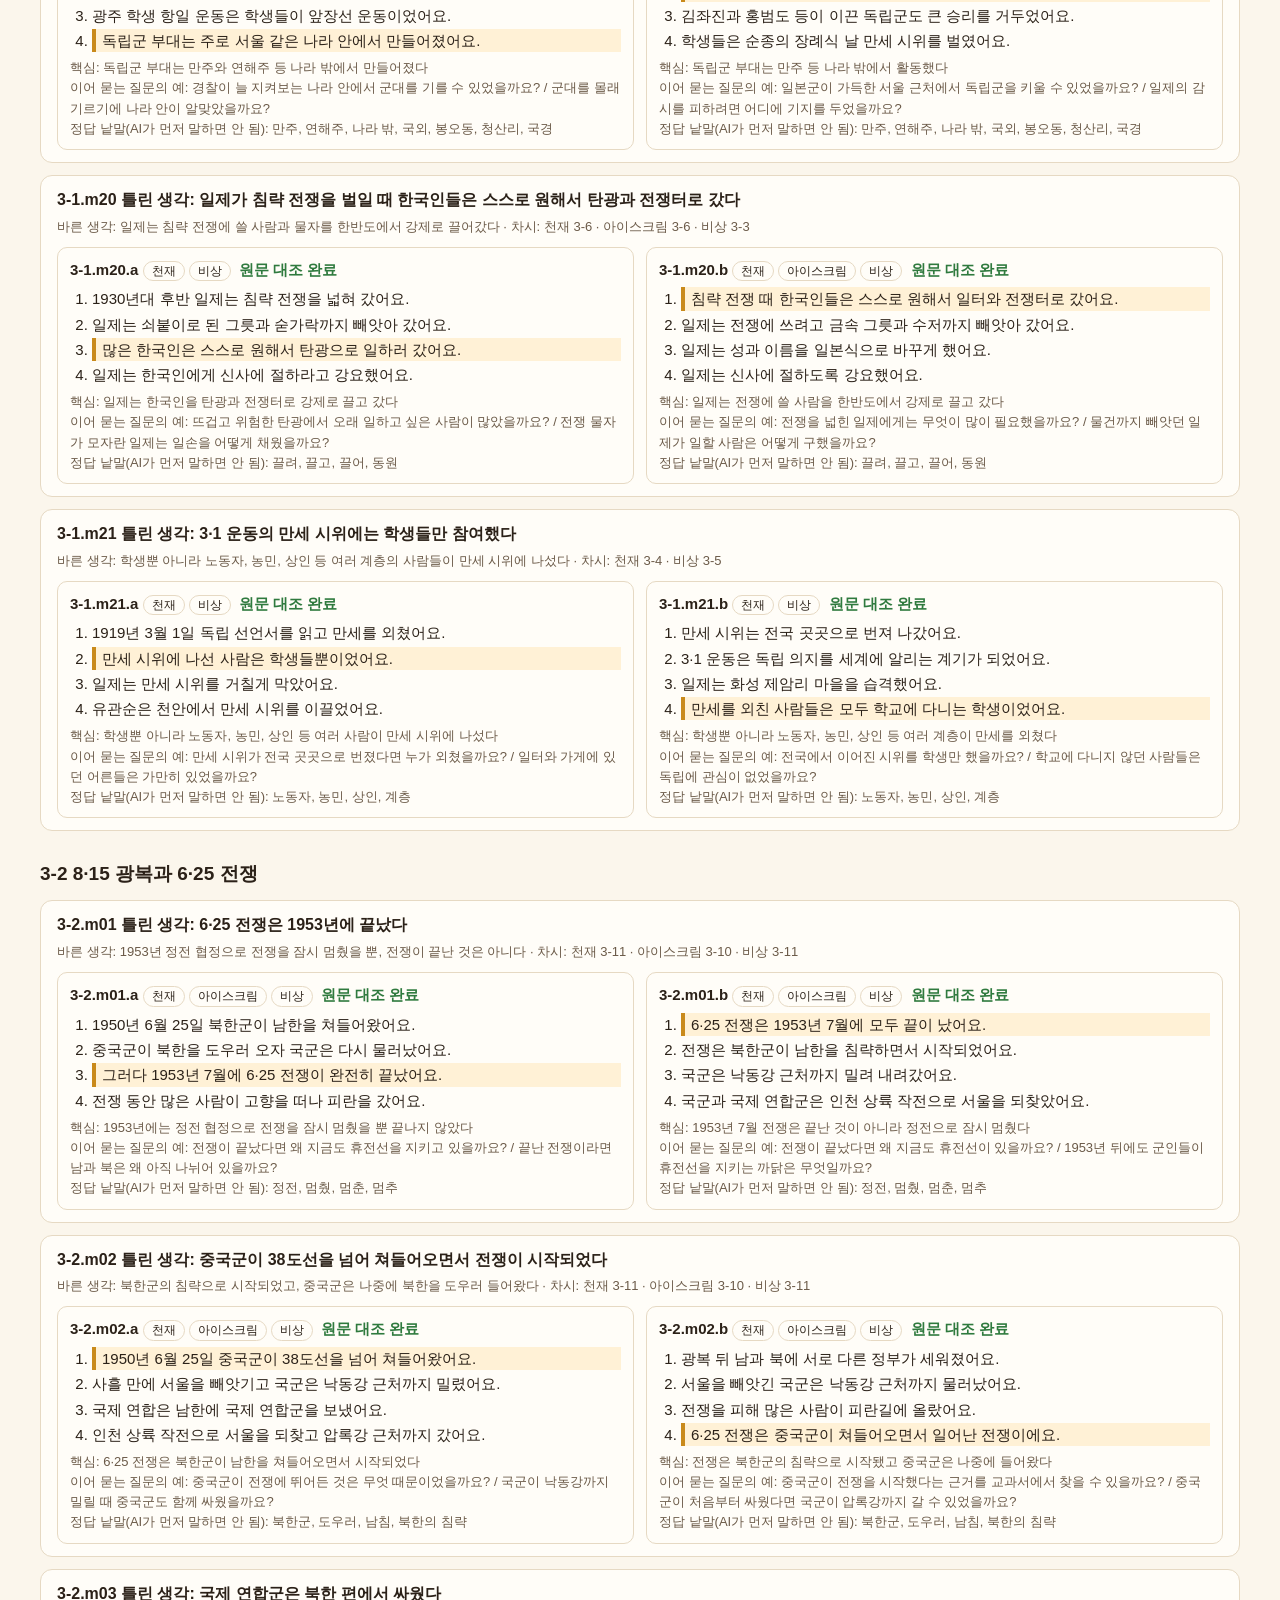
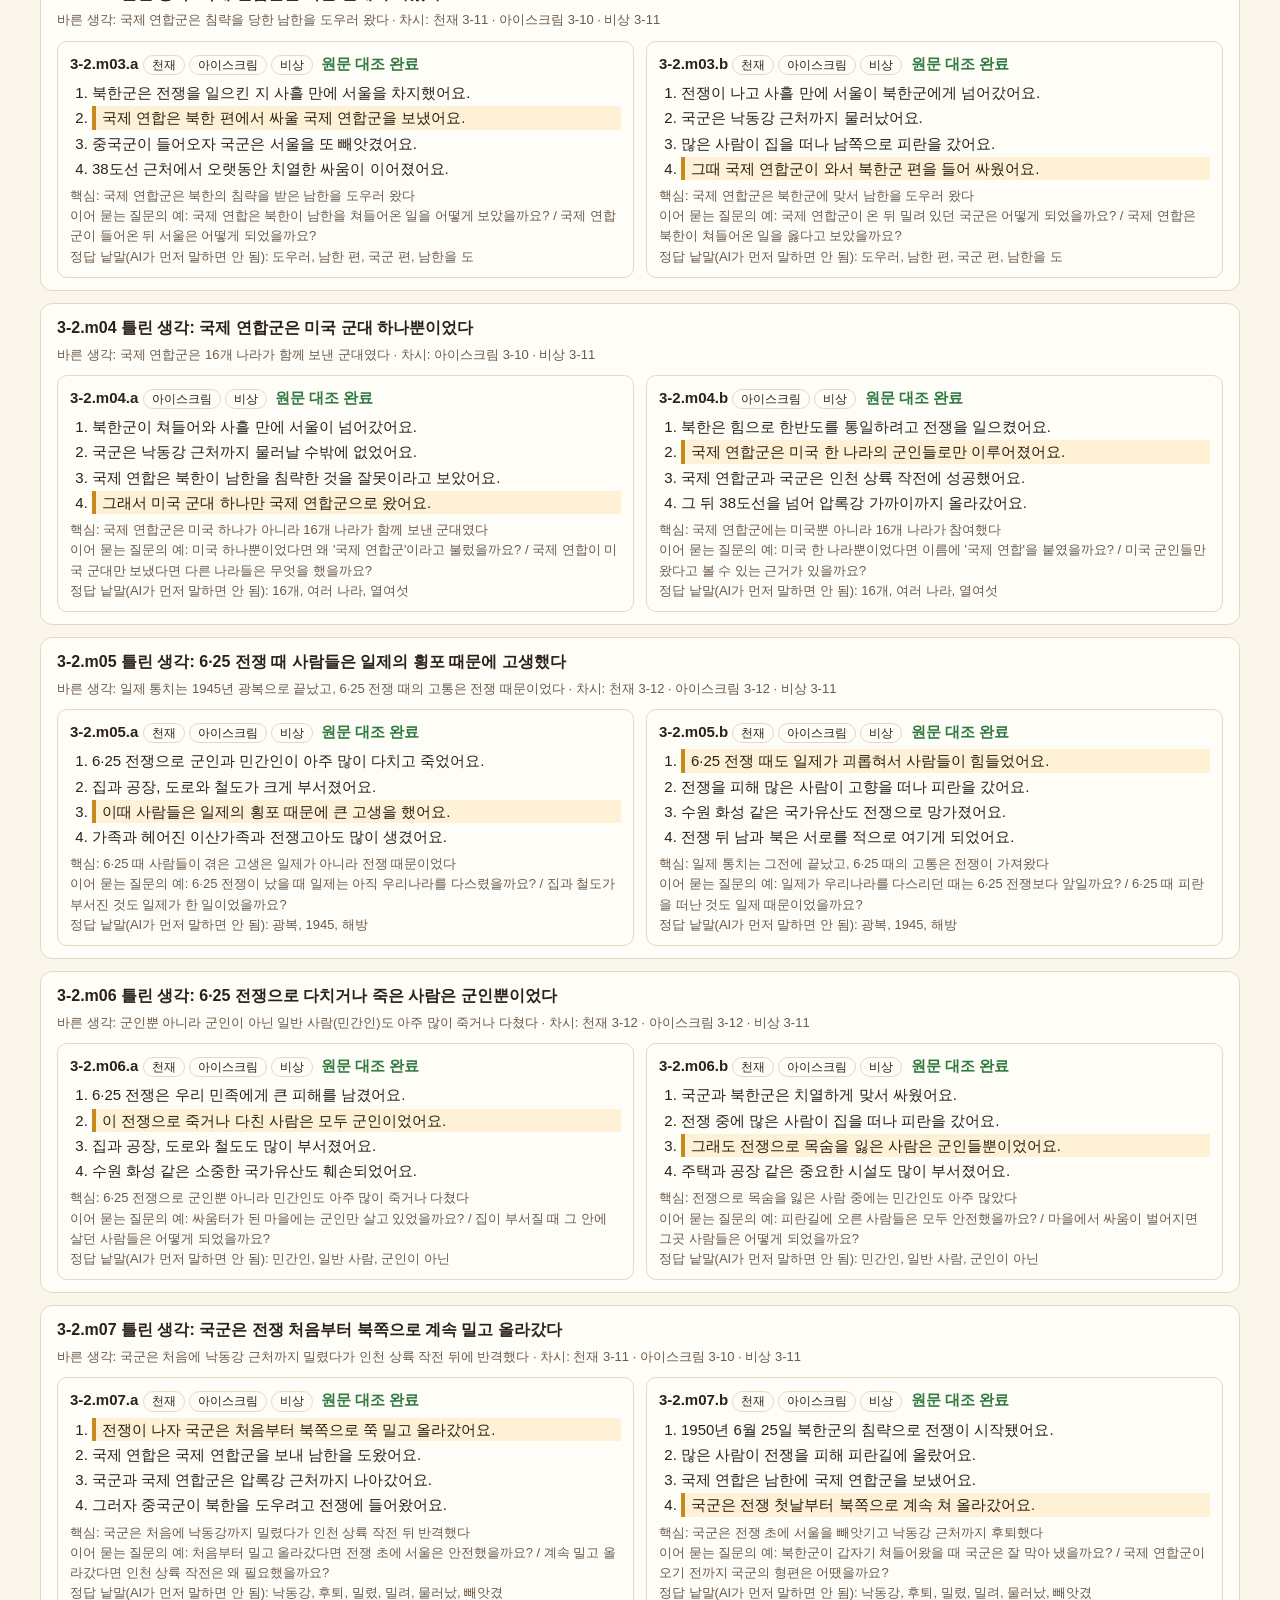
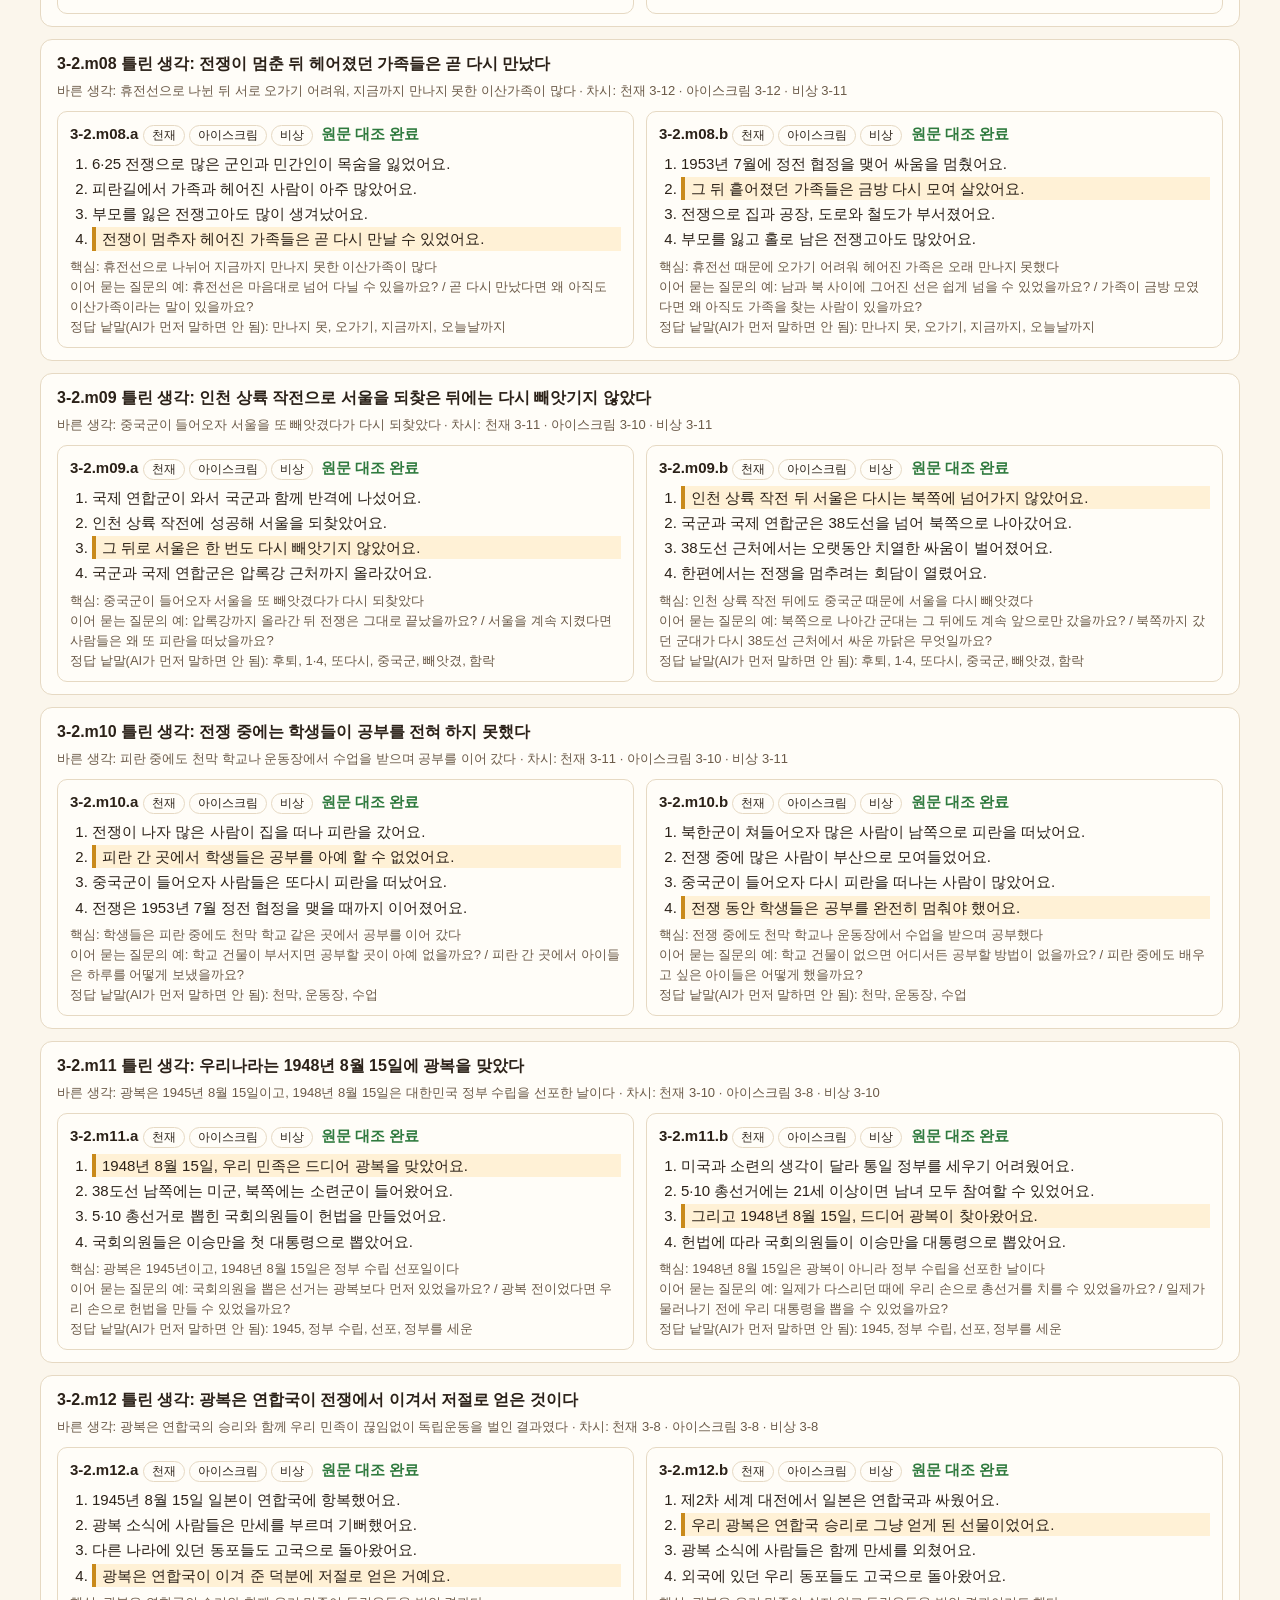
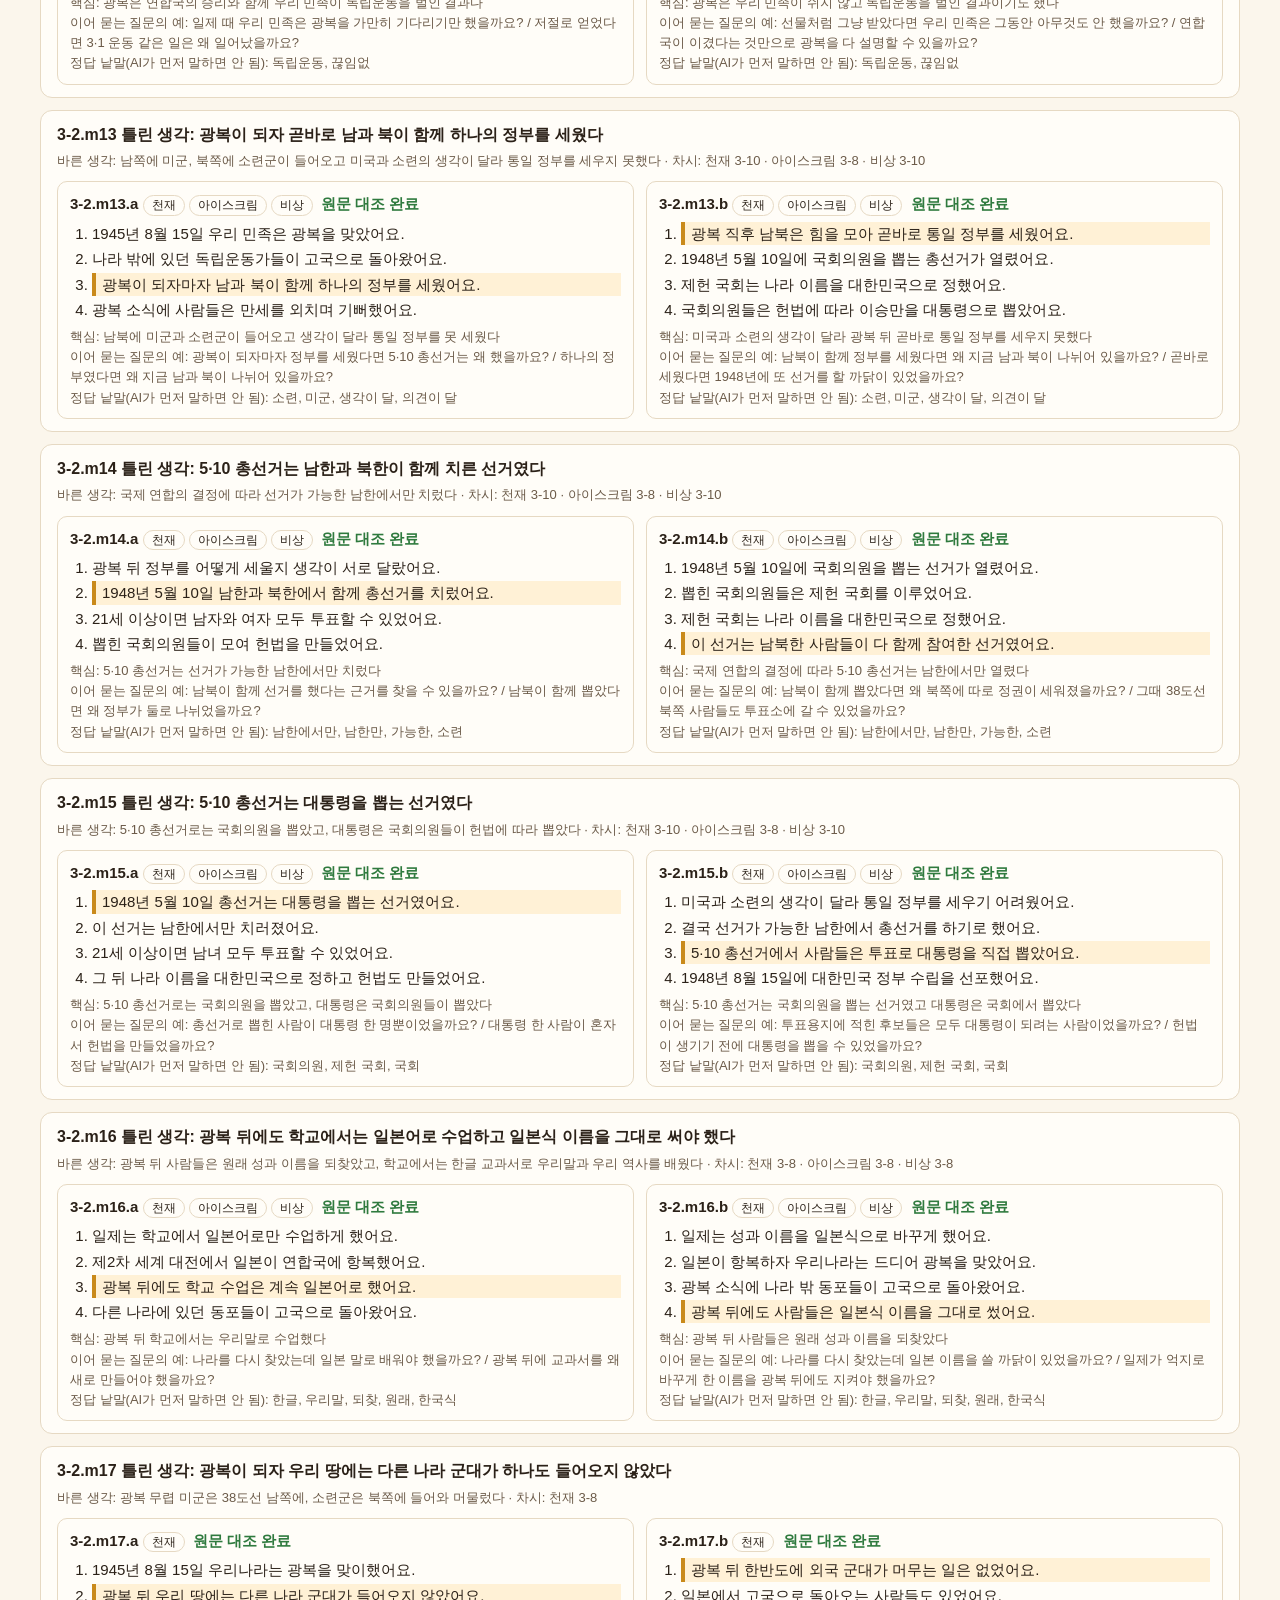
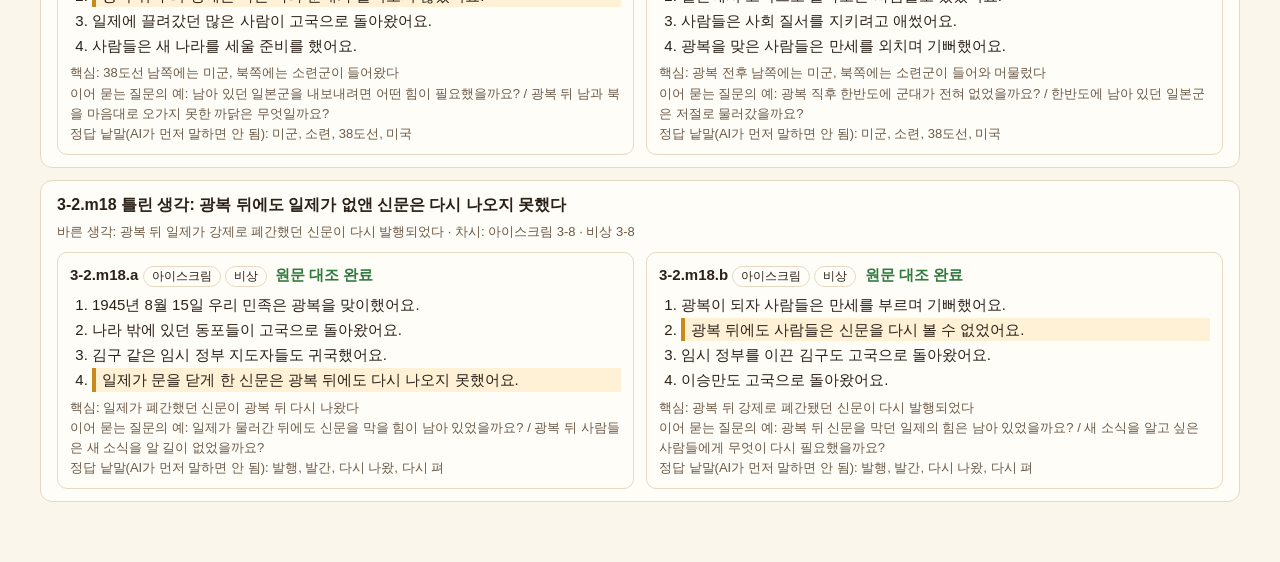
<file: app/tests/detective-data.html>
<!doctype html>
<html lang="ko">
<head>
  <meta charset="utf-8">
  <meta name="viewport" content="width=device-width, initial-scale=1">
  <title>오답 탐정 문제 목록</title>
  <style>
    :root { --bg: #fbf6ec; --paper: #fffdf8; --ink: #2b2118; --soft: #6b5a48; --line: #e6d9c3; --accent: #1f6f6b; --hid: #fff1d6; --hidline: #c98a1b; }
    body { margin: 0; background: var(--bg); color: var(--ink); font: 15px/1.55 "Noto Sans KR", "Malgun Gothic", sans-serif; }
    main { max-width: 1200px; margin: 0 auto; padding: 24px 16px 48px; }
    h1 { font-size: 24px; margin: 0 0 6px; }
    h2 { font-size: 19px; margin: 28px 0 8px; }
    .lead { color: var(--soft); margin: 0 0 12px; }
    .bar { display: flex; gap: 8px; flex-wrap: wrap; align-items: center; margin: 12px 0; }
    select, input { font: inherit; padding: 6px 10px; border: 2px solid var(--line); border-radius: 8px; background: var(--paper); }
    .misc { background: var(--paper); border: 1px solid var(--line); border-radius: 12px; padding: 12px 16px; margin: 12px 0; }
    .misc h3 { margin: 0 0 4px; font-size: 16px; }
    .k { color: var(--soft); font-size: 13px; }
    .pair { display: grid; grid-template-columns: 1fr 1fr; gap: 12px; margin-top: 10px; }
    .prob { border: 1px solid var(--line); border-radius: 10px; padding: 10px 12px; }
    .prob ol { margin: 6px 0; padding-left: 22px; }
    .prob li { margin: 2px 0; }
    .prob li.hid { background: var(--hid); border-left: 4px solid var(--hidline); padding-left: 6px; }
    .tag { display: inline-block; font-size: 12px; border: 1px solid var(--line); border-radius: 999px; padding: 0 8px; margin-right: 4px; }
    .ok { color: #2f7a3e; font-weight: 700; }
    @media (max-width: 760px) { .pair { grid-template-columns: 1fr; } }
  </style>
</head>
<body>
<main>
  <h1>오답 탐정 문제 목록</h1>
  <p class="lead">오개념마다 문제 2벌입니다. 색이 칠해진 줄이 틀린 생각이 숨은 문장이고, 나머지 세 문장은 교과서 원문으로 확인한 맞는 문장입니다.</p>
  <div class="bar">
    <label>교과서 <select id="tb"><option value="">모두</option><option value="chunjae">천재교과서</option><option value="icecream">아이스크림미디어</option><option value="visang">비상교육</option></select></label>
    <span id="count" class="k"></span>
  </div>
  <div id="list"></div>
</main>
<script src="../data/topic-3-1.js?v=3"></script>
<script src="../data/topic-3-2.js?v=3"></script>
<script src="../data/detective-3-1.js?v=5"></script>
<script src="../data/detective-3-2.js?v=4"></script>
<script>
(function () {
  const TB = { chunjae: "천재", icecream: "아이스크림", visang: "비상" };
  const topics = window.SOKRATES_TOPICS;
  const data = window.SokDetectiveData;
  const $ = (id) => document.getElementById(id);
  const h = (tag, attrs, kids) => { const e = document.createElement(tag); Object.assign(e, attrs || {}); (kids || []).forEach((k) => k && e.append(k)); return e; };

  function render() {
    const tb = $("tb").value;
    $("list").textContent = "";
    let n = 0;
    for (const unitId of ["3-1", "3-2"]) {
      const topic = topics[unitId];
      const probs = (data[unitId] || { problems: [] }).problems;
      $("list").append(h("h2", { textContent: `${unitId} ${topic.title || ""}` }));
      for (const m of topic.misconceptions) {
        const ps = probs.filter((p) => p.misconception === m.id && (!tb || p.textbooks.includes(tb)));
        if (!ps.length) continue;
        n += ps.length;
        const src = Object.entries(m.sources).map(([k, v]) => `${TB[k]} ${v.lesson}`).join(" · ");
        $("list").append(h("div", { className: "misc" }, [
          h("h3", { textContent: `${m.id} 틀린 생각: ${m.wrong}` }),
          h("div", { className: "k", textContent: `바른 생각: ${m.truth} · 차시: ${src}` }),
          h("div", { className: "pair" }, ps.map((p) => h("div", { className: "prob" }, [
            h("div", {}, [h("b", { textContent: p.id + " " }), ...p.textbooks.map((t) => h("span", { className: "tag", textContent: TB[t] })),
              p.reviewed ? h("span", { className: "ok", textContent: " 원문 대조 완료" }) : h("span", { textContent: " 검증 전" })]),
            h("ol", {}, p.sentences.map((s, i) => h("li", { className: i === p.hidden ? "hid" : "", textContent: s }))),
            h("div", { className: "k", textContent: `핵심: ${p.key}` }),
            h("div", { className: "k", textContent: `이어 묻는 질문의 예: ${p.hints.join(" / ")}` }),
            h("div", { className: "k", textContent: `정답 낱말(AI가 먼저 말하면 안 됨): ${p.leakWords.join(", ")}` }),
          ]))),
        ]));
      }
    }
    $("count").textContent = `${n}문제`;
  }
  $("tb").addEventListener("change", render);
  render();
})();
</script>
</body>
</html>
</file>
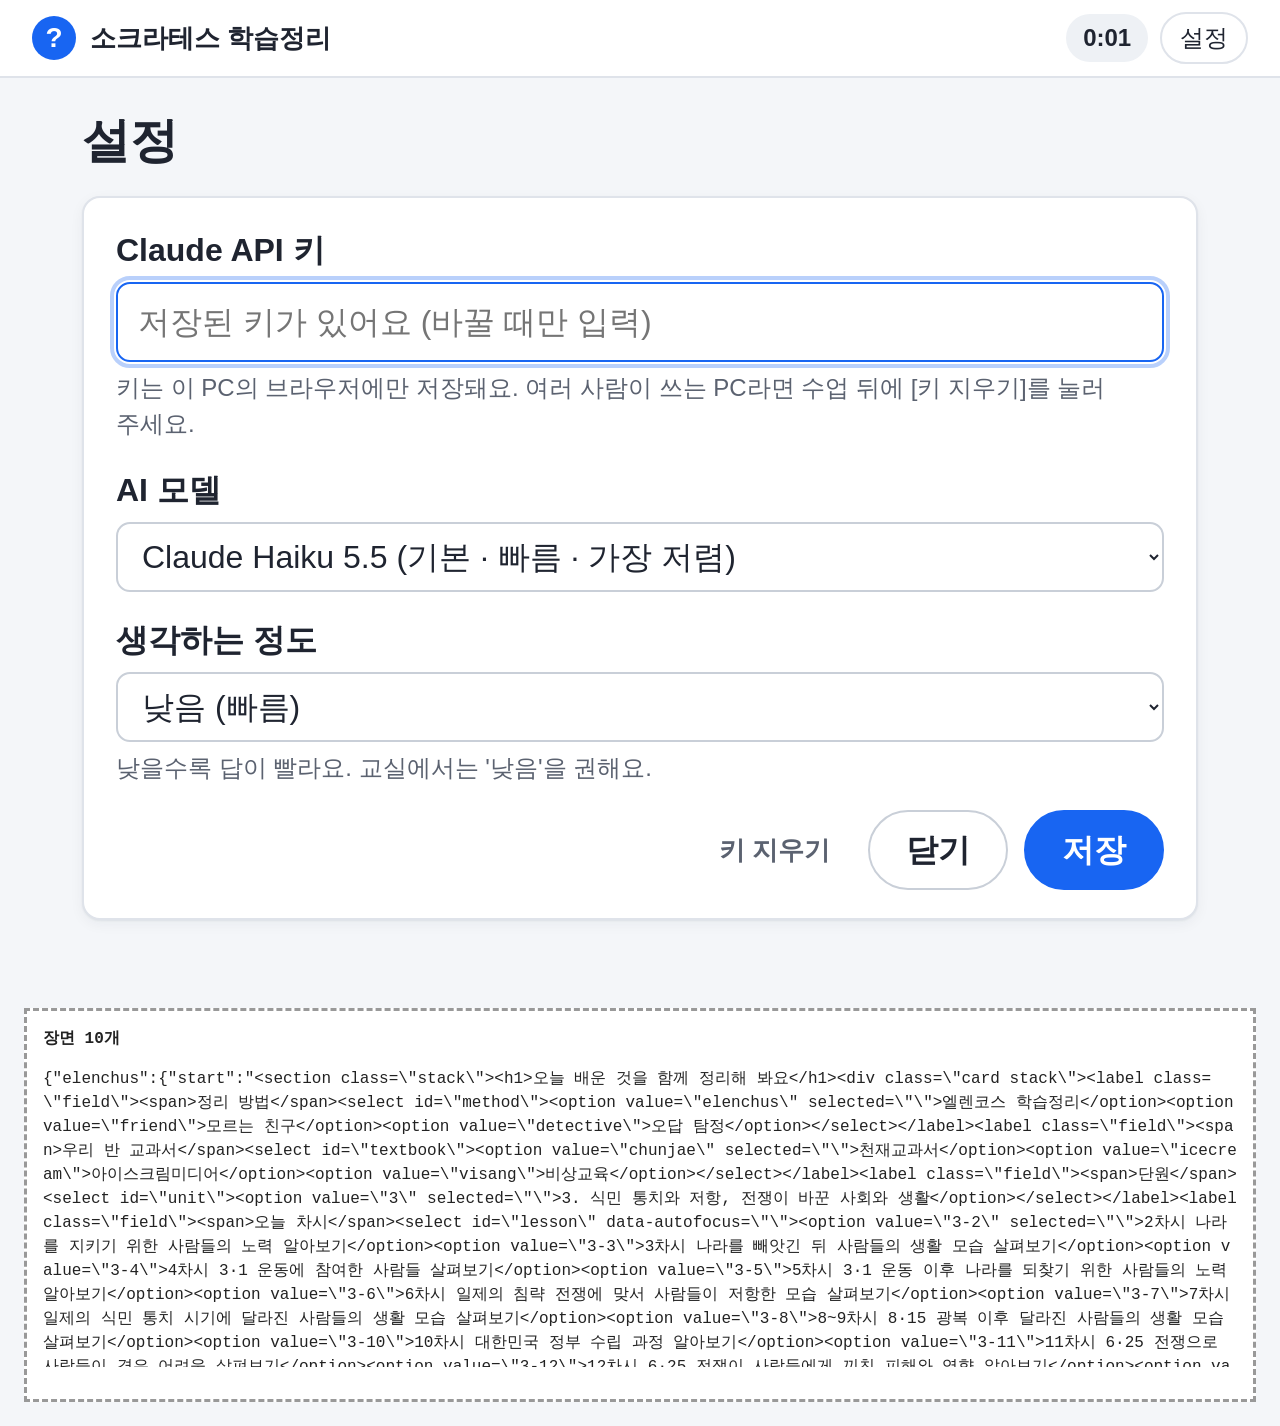
<file: app/tests/views.html>
<!doctype html>
<html lang="ko">
<head>
  <meta charset="utf-8">
  <meta name="viewport" content="width=device-width, initial-scale=1">
  <title>화면 확인 (가짜 AI)</title>
  <link rel="stylesheet" href="../core/style.css?v=5">
  <style>
    #harness { margin: 24px; padding: 16px; border: 3px dashed #999; font: 16px/1.5 monospace; background: #fff; color: #222; }
    #harness pre { white-space: pre-wrap; word-break: break-all; max-height: 300px; overflow: auto; }
  </style>
</head>
<body>
  <!--
    화면 확인 페이지: 키 없이 가짜 AI로 각 방법의 화면을 차례로 띄우고 #screen 의 HTML 을 찍습니다.
    - ?run=elenchus            장면 HTML 을 #out 에 JSON 으로 냅니다.
    - ?run=elenchus&compare=1  tests/fixtures/elenchus-views-baseline.js 와 비교합니다.
    - &stop=장면이름           그 장면에서 멈춰 화면을 그대로 둡니다(스크린샷용).
    이 페이지는 localStorage 에 아무것도 쓰지 않습니다(저장된 키·선택값을 건드리지 않음).
  -->
  <header class="topbar">
    <div class="brand">
      <span class="brand-mark" aria-hidden="true">?</span>
      <span class="brand-name">소크라테스 학습정리</span>
      <span class="brand-method" id="bar-method"></span>
    </div>
    <div class="bar-right">
      <span class="chip" id="bar-context" hidden></span>
      <span class="timer" id="bar-timer" hidden aria-label="지난 시간">0:00</span>
      <button class="icon-btn" id="bar-home" type="button" hidden>처음으로</button>
      <button class="icon-btn" id="bar-settings" type="button">설정</button>
    </div>
  </header>

  <main id="screen" aria-live="polite"></main>

  <section id="harness"><b id="status">준비 중…</b><pre id="out"></pre></section>

  <script>
    // 저장소를 읽기만 하고 쓰지 않게 합니다. sok.* 선택값은 없는 것으로 봅니다(장면마다 같은 시작 화면).
    (function () {
      const get = Storage.prototype.getItem;
      Storage.prototype.setItem = function () {};
      Storage.prototype.removeItem = function () {};
      Storage.prototype.getItem = function (k) { return String(k).startsWith("sok.") ? null : get.call(this, k); };
    })();
  </script>
  <script src="../data/units.js"></script>
  <script src="../data/topic-3-1.js?v=3"></script>
  <script src="../data/topic-3-2.js?v=3"></script>
  <script src="../data/detective-3-1.js?v=5" onerror="this.remove()"></script>
  <script src="../data/detective-3-2.js?v=4" onerror="this.remove()"></script>
  <script src="fixtures/detective-problems.js"></script>
  <script src="../core/guard.js"></script>
  <script src="../core/topic.js"></script>
  <script src="../core/catalog.js"></script>
  <script src="../core/llm.js"></script>
  <script>
    // 가짜 AI: window.FAKE_QUEUE 의 응답을 차례로 돌려줍니다. Error 면 throw, "PENDING" 이면 끝나지 않습니다.
    window.FAKE_QUEUE = [];
    window.FAKE_CALLS = [];
    (function (L) {
      L.loadSettings = () => ({ apiKey: "fake", model: "claude-haiku-5-5", effort: "low" });
      L.saveSettings = () => {};
      L.clearKey = () => {};
      L.createClaudeLLM = () => ({
        call(req) {
          window.FAKE_CALLS.push(req);
          const r = window.FAKE_QUEUE.shift();
          if (r === "PENDING") return new Promise(() => {});
          if (r === undefined) return Promise.reject(new Error("가짜 응답이 더 없음"));
          if (r instanceof Error) return Promise.reject(r);
          return Promise.resolve(JSON.parse(JSON.stringify(r)));
        },
      });
    })(window.SokLLM);
    delete window.SOKRATES_TEXTS;
  </script>
  <script src="../core/ui.js?v=3"></script>
  <script src="../core/parts.js?v=5"></script>
  <script src="../methods/elenchus.js"></script>
  <script src="../methods/elenchus-views.js?v=4"></script>
  <script src="../methods/friend.js?v=9"></script>
  <script src="../methods/friend-views.js?v=8"></script>
  <script src="../methods/detective.js?v=15"></script>
  <script src="../methods/detective-views.js?v=4"></script>
  <script src="../core/app.js?v=3"></script>
  <script src="fixtures/elenchus-views-baseline.js?v=2" onerror="this.remove()"></script>
  <script>
  (async function () {
    const $ = (id) => document.getElementById(id);
    const params = new URLSearchParams(location.search);
    const run = params.get("run") || "elenchus";
    const stopAt = params.get("stop");
    const sleep = (ms) => new Promise((r) => setTimeout(r, ms));
    async function until(pred, what) {
      for (let i = 0; i < 100; i++) { if (pred()) return; await sleep(20); }
      throw new Error(`기다림 시간 초과: ${what}`);
    }
    const q = (sel) => document.querySelector(`#screen ${sel}`);
    const btn = (text) => [...document.querySelectorAll("#screen button")].find((b) => b.textContent === text);
    const click = (text) => { const b = btn(text); if (!b) throw new Error(`버튼 없음: ${text}`); b.click(); };
    const normalize = (html) => html.replace(/\d+:\d\d/g, "0:00").replace(/\d{4}-\d{2}-\d{2}/g, "DATE");
    const shots = {};
    const snap = (name) => { shots[name] = normalize($("screen").innerHTML); if (name === stopAt) throw "STOP"; };
    const queue = (...r) => window.FAKE_QUEUE.push(...r);
    const home = async () => { $("bar-home").click(); await until(() => btn("시작하기"), "시작 화면"); };
    const begin = async () => { click("시작하기"); await until(() => q("#item-0") || q("#explain"), "입력 화면"); };
    const fill = (sel, values) => values.forEach((v, i) => { q(sel(i)).value = v; });

    // ---------- 엘렌코스 장면 ----------
    const three = ["북한이 남침했다", "유엔군이 도와주었다", "전쟁은 1953년에 끝났다"];
    const SUM = { learned: "북한의 남침과 국제 연합군의 참전", rethought: "1953년에 전쟁이 끝난 게 아니라 멈췄다", nextQuestion: "정전과 종전은 어떻게 다를까요?" };
    const CHECK = { stage: "check", checks: ["ok", "ok", "think"], target: 2, mode: "counter", misconception: "3-2.m01", question: "전쟁이 끝났다면 왜 지금도 휴전선이 있을까요?" };
    const Q2 = { stage: "question", question: "아직 나뉘어 있다면 전쟁이 끝난 것일까요?", verdict: "none", summary: { learned: "", rethought: "", nextQuestion: "" } };
    const V = (v, s = SUM) => ({ stage: "verdict", question: "", verdict: v, summary: s });
    const REASON = { stage: "check", checks: ["ok", "ok", "ok"], target: 0, mode: "reason", misconception: "none", question: "북한은 왜 쳐들어왔을까요?" };
    const RETRY = { stage: "check", checks: ["ok", "outside", "outside"], target: 1, mode: "retry", misconception: "none", question: "오늘 배운 것 중에서 하나 더 말해 볼까요?" };

    async function submitElenchus(items) {
      fill((i) => `#item-${i}`, items);
      click("확인하기");
    }
    async function answer(text) {
      q("#answer").value = text;
      click("보내기");
    }
    const asking = () => q(".qcard .q");
    const done = () => btn("다음 학생");

    const SCENES = {
      async elenchus() {
        snap("start");
        // 6·25 오개념(3-2.m01)이 범위에 들도록 천재 12차시를 고릅니다(도움말에 교과서 내용이 나오는 장면).
        const lesson = q("#lesson"); lesson.value = "3-12"; lesson.dispatchEvent(new Event("change"));
        await until(() => q("#lesson") && q("#lesson").value === "3-12", "12차시");
        await begin(); snap("input");
        queue("PENDING"); await submitElenchus(three); await until(() => q(".thinking"), "생각 중"); snap("waiting");
        await home();
        await begin(); queue(CHECK); await submitElenchus(three); await until(asking, "질문 1"); snap("asking-1");
        queue(Q2); await answer("아직 남북이 나뉘어 있어서요."); await until(() => q(".history") && asking(), "질문 2"); snap("asking-2");
        queue(V("revisit")); await answer("아, 싸움만 멈춘 거네요."); await until(done, "결과"); snap("result-revisit");
        await home();
        await begin(); queue(REASON, V("strong", { learned: "북한이 38도선을 넘어 쳐들어왔다", rethought: "힘으로 통일하려고 쳐들어왔다", nextQuestion: "전쟁은 사람들의 삶을 어떻게 바꾸었을까요?" }));
        await submitElenchus(three); await until(asking, "이유 질문");
        await answer("힘으로 통일하려고요."); await until(done, "결과"); snap("result-strong-reason");
        await home();
        await begin(); queue(RETRY, V("hold", { learned: "북한이 남침했다", rethought: "전쟁에 참여한 나라를 더 떠올려 보아요", nextQuestion: "국제 연합군은 왜 왔을까요?" }));
        await submitElenchus(["북한이 남침했다", "몰라요", "그냥요"]); await until(asking, "다시 말하기");
        click("바로 정리하기"); await until(done, "결과"); snap("result-hold-retry");
        await home();
        await begin(); queue(new Error("연결 실패")); await submitElenchus(three); await until(() => q(".error-box"), "오류"); snap("error");
        $("bar-settings").click(); await until(() => q("#api-key"), "설정"); snap("settings");
      },

      // ---------- 모르는 친구 장면 (천재 12차시) ----------
      async friend() {
        const pick = async (id, value) => { const s = q(id); s.value = value; s.dispatchEvent(new Event("change")); await until(() => q(id) && q(id).value === value, id); };
        await pick("#method", "friend");
        await pick("#lesson", "3-12");
        snap("start");
        const EXPLAIN = "북한이 쳐들어와서 전쟁이 났고 많은 사람이 다쳤어요.";
        const ASK1 = { stage: "ask", mark: "none", kind: "meaning", misconception: "none", reaction: "", question: "전쟁이 나면 왜 사람들이 다쳐요?" };
        const ASK2 = { stage: "ask", mark: "explained", kind: "mixup", misconception: "3-2.m06", reaction: "아, 그렇군요!", question: "그럼 싸운 군인들만 다친 거예요?" };
        const ASK3 = { stage: "ask", mark: "corrected", kind: "meaning", misconception: "none", reaction: "몰랐어요!", question: "피란은 왜 가야 했어요?" };
        const FIN = (mark) => ({ stage: "finish", mark, thanks: "덕분에 보통 사람들도 다쳤다는 걸 알았어요!", nextQuestion: "사람들은 왜 피란을 떠났을까요?" });
        const explain = (t) => { q("#explain").value = t; click("보내기"); };
        await begin(); snap("input");
        queue("PENDING"); explain(EXPLAIN); await until(() => q(".thinking"), "생각 중"); snap("waiting");
        await home();
        await begin(); queue(ASK1); explain(EXPLAIN); await until(asking, "질문 1"); snap("asking-1");
        queue(ASK2); await answer("마을에서도 싸워서 집이 부서지고 사람들이 다쳤어요."); await until(() => q(".reaction"), "질문 2"); snap("asking-2");
        queue(ASK3); await answer("아니에요. 피란 가던 보통 사람들도 많이 다쳤어요."); await until(() => asking() && asking().textContent === ASK3.question, "질문 3"); snap("asking-3");
        queue(FIN("together")); await answer("몰라요."); await until(done, "결과"); snap("result-mixed");
        await home();
        await begin(); queue(ASK1, FIN("none")); explain("몰라요"); await until(asking, "질문 1");
        click("바로 정리하기"); await until(done, "결과"); snap("result-none");
        await home();
        await begin(); queue(new Error("연결 실패")); explain(EXPLAIN); await until(() => q(".error-box"), "오류"); snap("error");
      },

      // ---------- 오답 탐정 장면 (천재 12차시, 테스트용 문제 묶음: 문제 1 = 3-2.m06.a 숨은 2번째, 문제 2 = 3-2.m02.a 숨은 3번째) ----------
      async detective() {
        window.SokDetectiveData = { fixture: { problems: window.SOK_DETECTIVE_FIXTURE } };
        Math.random = () => 0;
        const pick = async (id, value) => { const s = q(id); s.value = value; s.dispatchEvent(new Event("change")); await until(() => q(id) && q(id).value === value, id); };
        await pick("#method", "detective");
        await pick("#lesson", "3-12");
        snap("start");
        const go = async () => {
          SokDetective.SERVED.clear();
          click("시작하기"); await until(() => btn("시작"), "시작 안내");
        };
        const card = async (i) => { q(`.dt-card[data-i="${i}"]`).click(); await until(() => q("#reason"), "까닭 칸"); };
        const reason = (t) => { q("#reason").value = t; click("보내기"); };
        const ASK = (question) => ({ result: "ask", question });
        await go(); snap("input");
        click("시작"); await until(() => q(".dt-card"), "문제"); snap("pick");
        await card(0); snap("picked");
        // 카드를 바꿔 눌러도 까닭 칸에 쓰던 글이 남아야 합니다.
        q("#reason").value = "쓰던 글"; q("#reason").dispatchEvent(new Event("input")); await card(3);
        await until(() => q('.dt-card[data-i="3"]').getAttribute("aria-pressed") === "true", "카드 ④ 누름");
        if (q("#reason").value !== "쓰던 글") throw new Error("카드를 바꾸자 까닭 칸 글이 지워짐"); await card(0);
        reason("집이 부서진 건 이상해요"); await until(() => q(".dt-line"), "맞는 문장 뒤"); snap("wrong-1");
        await card(1); if (q("#reason").value !== "") throw new Error("보낸 뒤에도 까닭 칸에 글이 남음");
        await card(1); queue("PENDING"); reason("군인만 다친 게 아니에요"); await until(() => q(".thinking"), "생각 중"); snap("waiting");
        await home();
        await go(); click("시작"); await until(() => q(".dt-card"), "문제");
        await card(1); queue(ASK("피란 가던 사람들은 안전했을까요?")); reason("아니에요"); await until(asking, "이어 묻는 질문"); snap("follow");
        queue(ASK("마을에서 싸움이 나면 누가 다칠까요?")); await answer("피란 가던 사람은 괜찮았어요"); await until(() => asking() && asking().textContent.startsWith("마을"), "질문 2");
        queue({ result: "found" }); await answer("군인이요"); await until(() => btn("다음 문제"), "넘어가기"); snap("between-found");
        if (!btn("바로 정리하기")) throw new Error("다음 문제 화면에 [바로 정리하기]가 없음");
        click("다음 문제"); await until(() => q(".dt-card") && !q(".dt-line"), "문제 2");
        // 둘째 문제도 오늘 차시(3-12)의 다른 오개념 3-2.m08.a 입니다(숨은 문장 ①).
        await card(1); reason("시설이 부서진 건 이상해요"); await until(() => q(".dt-line"), "맞는 문장 뒤");
        await card(0); queue({ result: "solved", question: "" }); reason("휴전선 때문에 오가지 못해서 못 만났어요"); await until(() => btn("결과 보기"), "넘어가기"); snap("between-solved");
        click("결과 보기"); await until(done, "결과"); snap("result");
        await home();
        await go(); click("시작"); await until(() => q(".dt-card"), "문제");
        await card(0); reason("몰라요"); await until(() => q(".dt-line"), "맞는 문장 뒤");
        await card(2); reason("몰라요"); await until(() => btn("다음 문제"), "넘어가기"); snap("between-wrong");
        await home();
        await go(); click("시작"); await until(() => q(".dt-card"), "문제");
        await card(1); queue(new Error("연결 실패")); reason("보통 사람도 다쳤어요"); await until(() => q(".error-box"), "오류"); snap("error");
        click("바로 정리하기"); await until(done, "오류 뒤 결과"); snap("error-finish");
        // 오늘 차시(3-11)에 오개념이 하나뿐이면 둘째 문제는 앞 차시에서 나오고 '앞에서 배운 내용 복습'이 붙습니다.
        await home(); await pick("#method", "detective"); await pick("#lesson", "3-11");
        await go(); click("시작"); await until(() => q(".dt-card"), "문제");
        if (q(".dt-review")) throw new Error("오늘 차시 첫 문제에 복습 표시가 붙음");
        const first = window.SOK_DETECTIVE_FIXTURE.find((p) => p.id === "3-2.m02.a");
        await card(first.hidden); queue({ result: "solved", question: "" }); reason("이상해요"); await until(() => btn("다음 문제"), "넘어가기");
        click("다음 문제"); await until(() => q(".dt-review"), "복습 표시"); snap("review");
        click("바로 정리하기"); await until(done, "복습 결과");
        if (!/문제 2 · 앞에서 배운 내용 복습/.test($("screen").textContent)) throw new Error("결과에 복습 표시가 없음");
        // 이어 묻는 중 [바로 정리하기]: AI가 마지막 판단을 한 뒤 결과로 갑니다.
        await home(); await pick("#lesson", "3-12");
        await go(); click("시작"); await until(() => q(".dt-card"), "문제");
        await card(1); queue(ASK("피란 가던 사람들은 안전했을까요?")); reason("아니에요"); await until(asking, "이어 묻는 질문");
        queue({ result: "solved" }); click("바로 정리하기"); await until(done, "이어 묻는 중 정리"); snap("follow-finish");
        if (!q(".mark.dt-solved")) throw new Error("이어 묻는 중 정리했는데 AI 마지막 판단(까닭까지 밝혔어요)이 표시되지 않음");
        // 이어 묻는 질문에 "모르겠어요"만 답하면 AI를 부르지 않고 바로 "선생님과 함께 더 알아봐요"로 마무리합니다.
        await home();
        await go(); click("시작"); await until(() => q(".dt-card"), "문제");
        await card(1); queue(ASK("피란 가던 사람들은 안전했을까요?")); reason("아니에요"); await until(asking, "이어 묻는 질문");
        await answer("모르겠어요"); await until(() => btn("다음 문제"), "모르겠어요 뒤 마무리"); snap("follow-dontknow");
        if (!/선생님과 함께 더 알아봐요/.test(q(".dt-line").textContent)) throw new Error("모르겠어요 뒤 마무리 문구가 다름");
      },
    };
    // 기준값과 지금 화면 사이에 일부러 생긴 차이를 맞추는 곳입니다. 차분한 튜터 디자인으로 기준값을 새로 찍어 지금은 비어 있습니다.
    // 예) const ADJUST = { elenchus: { start: (h) => h.replace("옛 글", "새 글") } };
    const ADJUST = {};

    try {
      await SCENES[run]();
      $("status").textContent = `장면 ${Object.keys(shots).length}개`;
    } catch (e) {
      if (e !== "STOP") { $("status").textContent = `실패: ${e && e.message || e}`; return; }
      $("status").textContent = `${stopAt} 장면에서 멈춤`;
      return;
    }

    if (params.has("compare")) {
      const base = (window.SOK_VIEWS_BASELINE || {})[run];
      if (!base) { $("status").textContent = "기준값이 없어요"; return; }
      const names = Object.keys(base);
      const want = (n) => ((ADJUST[run] || {})[n] || ((h) => h))(base[n]);
      const diffs = names.filter((n) => want(n) !== shots[n]).map((n) => {
        const a = want(n), b = shots[n] || "";
        let i = 0; while (i < a.length && a[i] === b[i]) i++;
        return `${n} @${i}\n  기준: ${a.slice(Math.max(0, i - 60), i + 120)}\n  지금: ${b.slice(Math.max(0, i - 60), i + 120)}`;
      });
      $("status").textContent = `같음 ${names.length - diffs.length}/${names.length}`;
      $("out").textContent = diffs.join("\n\n");
    } else {
      $("out").textContent = JSON.stringify({ [run]: shots });
    }
  })();
  </script>
</body>
</html>
</file>
<file: app/core/style.css>
/* 교실 TV에서 함께 보는 화면: 큰 글씨, 높은 대비. 차분한 튜터 모양(옅은 회색 바탕, 흰 카드, 파란 강조, 말풍선 대화).
   빨간색·X·점수는 쓰지 않습니다. */
:root {
  --bg: #f4f6f9;
  --paper: #ffffff;
  --ink: #1f2430;
  --ink-soft: #5b6270;
  --line: #dfe3ea;
  --accent: #1865f2;        /* 파랑: 버튼·강조·학생 말풍선 */
  --accent-strong: #0f4fc4;
  --accent-ink: #ffffff;
  --accent-soft: #e8f0fe;
  --amber: #8a5a00;         /* 대상 항목 강조 */
  --amber-soft: #fff6e0;
  --amber-line: #efcf8a;
  --ok: #1f7a4d;
  --ok-soft: #e6f4ec;
  --outside-soft: #efecf8;
  --outside: #5b4a9a;
  --strong: #1f7a4d;   --strong-soft: #e6f4ec;
  --revisit: #8a5a00;  --revisit-soft: #fff6e0;
  --hold: #45578a;     --hold-soft: #e9edf7;
  --shadow: 0 1px 2px rgba(20, 30, 50, .06), 0 4px 14px rgba(20, 30, 50, .05);
  --radius: 18px;
  --font-body: "Noto Sans KR", "Malgun Gothic", "Apple SD Gothic Neo", sans-serif;
  --font-voice: var(--font-body);
}

* { box-sizing: border-box; }
html { font-size: 32px; }
body {
  margin: 0;
  background: var(--bg);
  color: var(--ink);
  font-family: var(--font-body);
  line-height: 1.5;
  word-break: keep-all;
  overflow-wrap: anywhere;
}
button, input, select, textarea { font: inherit; color: inherit; }

/* 위 막대 */
.topbar {
  display: flex; align-items: center; justify-content: space-between; gap: 16px;
  padding: 12px 32px; background: var(--paper); border-bottom: 2px solid var(--line);
  position: sticky; top: 0; z-index: 5;
}
.brand { flex: none; display: flex; align-items: center; gap: 14px; font-size: 26px; font-weight: 800; }
.brand-mark {
  flex: none; width: 44px; height: 44px; border-radius: 50%; display: grid; place-items: center;
  background: var(--accent); color: var(--accent-ink); font-size: 28px;
}
.brand-name { white-space: nowrap; }
.brand-method { flex: none; color: var(--ink-soft); font-weight: 400; white-space: nowrap; } /* 방법 이름은 줄이지 않고, 단원 표시(.chip)가 대신 줄어듭니다 */
.bar-right { flex: 1; display: flex; align-items: center; justify-content: flex-end; gap: 12px; font-size: 24px; min-width: 0; }
.chip {
  padding: 6px 16px; border-radius: 999px; background: var(--accent-soft); color: var(--accent-strong); font-weight: 700;
  white-space: nowrap; overflow: hidden; text-overflow: ellipsis; min-width: 0;
}
.timer {
  flex: none; font-variant-numeric: tabular-nums; font-weight: 800; padding: 6px 16px; border-radius: 999px;
  background: #eef1f5; color: var(--ink); min-width: 3.4em; text-align: center; white-space: nowrap;
}
.icon-btn {
  flex: none; white-space: nowrap; border: 2px solid var(--line); background: var(--paper); border-radius: 999px; padding: 6px 18px; cursor: pointer;
}
.icon-btn:hover { border-color: var(--accent); color: var(--accent-strong); }

/* 본문 */
main { max-width: 1180px; margin: 0 auto; padding: 32px 32px 64px; }
h1 { font-size: 1.5rem; margin: 0 0 24px; line-height: 1.3; }
.lead { color: var(--ink-soft); margin: -12px 0 28px; }
.card {
  background: var(--paper); border: 2px solid var(--line); border-radius: var(--radius);
  padding: 28px 32px; box-shadow: var(--shadow);
}
.stack > * + * { margin-top: 24px; }

label.field { display: block; }
label.field > span { display: block; font-weight: 700; margin-bottom: 8px; }
.hint { font-size: 24px; color: var(--ink-soft); margin-top: 8px; }
input[type=password], input[type=text], select, textarea {
  width: 100%; padding: 14px 20px; border: 2px solid #c9cfd8; border-radius: 14px; background: #fff;
}
textarea { resize: vertical; min-height: 2.6em; line-height: 1.4; }
input:focus, select:focus, textarea:focus, button:focus-visible {
  outline: 4px solid rgba(24, 101, 242, .3); outline-offset: 2px; border-color: var(--accent);
}

.row { display: flex; gap: 16px; flex-wrap: wrap; align-items: center; }
.row.end { justify-content: flex-end; }
.btn {
  border: 2px solid var(--accent); border-radius: 999px; padding: 14px 36px; font-weight: 800; cursor: pointer;
  background: var(--accent); color: var(--accent-ink); white-space: nowrap;
}
.btn:hover { background: var(--accent-strong); border-color: var(--accent-strong); }
.btn:active { transform: scale(.98); }
.btn.secondary { background: var(--paper); color: var(--ink); border-color: #c9cfd8; }
.btn.secondary:hover { border-color: var(--accent); color: var(--accent-strong); }
.btn.quiet { background: transparent; color: var(--ink-soft); border-color: transparent; font-weight: 700; padding: 8px 20px; font-size: 26px; }
.btn.quiet:hover { color: var(--accent-strong); text-decoration: underline; text-underline-offset: 6px; }
.btn:disabled { opacity: .45; cursor: not-allowed; transform: none; }

/* 입력 화면 맨 위 학습문제 */
.goal { background: var(--paper); border: 2px solid var(--line); border-left: 10px solid var(--accent); border-radius: 0 16px 16px 0; padding: 14px 24px; }
.goal .k { display: block; font-size: 22px; font-weight: 800; color: var(--accent-strong); }
.goal p { margin: 2px 0 0; font-size: 36px; font-weight: 700; line-height: 1.3; }

.note { background: var(--amber-soft); border-radius: 14px; padding: 12px 18px; font-size: 24px; color: var(--amber); }

/* 배운 3가지 입력 */
.items-input { counter-reset: item; }
.item-line { display: grid; grid-template-columns: 56px 1fr; gap: 16px; align-items: start; }
.item-line + .item-line { margin-top: 18px; }
.num {
  width: 56px; height: 56px; border-radius: 50%; display: grid; place-items: center;
  background: #eef1f5; color: var(--ink-soft); font-weight: 800;
}

/* 확인 결과 */
.checks { list-style: none; padding: 12px 16px; margin: 0; }
.checks li {
  display: grid; grid-template-columns: 56px 1fr auto; gap: 16px; align-items: center;
  padding: 10px 16px; border-radius: 14px; border: 2px solid transparent;
}
.checks li + li { margin-top: 6px; }
.checks li.target { background: var(--amber-soft); border-color: var(--amber-line); }
.badge { font-size: 24px; font-weight: 800; padding: 4px 14px; border-radius: 999px; white-space: nowrap; }
.badge.ok { background: var(--ok-soft); color: var(--ok); font-size: 32px; padding: 0 16px; }
.badge.think { background: var(--amber-soft); color: var(--amber); }
.badge.outside { background: var(--outside-soft); color: var(--outside); }
.badge.unsure { background: var(--accent-soft); color: var(--accent-strong); }

/* 문답: 말풍선 대화 (AI 왼쪽, 학생 오른쪽) */
.history { display: grid; gap: 14px; }
.bubble-row { display: flex; gap: 14px; align-items: flex-start; }
.bubble-row.me { justify-content: flex-end; }
.avatar {
  flex: none; width: 56px; height: 56px; border-radius: 50%; display: grid; place-items: center;
  background: var(--accent-soft); color: var(--accent); font-weight: 800; font-size: 30px;
}
.avatar svg { width: 32px; height: 32px; }
.bubble {
  max-width: 85%; padding: 12px 24px; background: var(--paper); border: 2px solid var(--line);
  border-radius: 6px 24px 24px 24px;
}
.bubble p { margin: 0; }
.bubble.past { color: var(--ink-soft); font-size: 28px; }
.bubble-row.me .bubble {
  background: var(--accent); border-color: var(--accent); color: var(--accent-ink);
  border-radius: 24px 6px 24px 24px; font-size: 28px;
}
.bubble .k { display: block; font-size: 22px; font-weight: 700; opacity: .85; }
.qcard { flex: 1; border: 3px solid var(--accent); padding: 20px 30px; box-shadow: var(--shadow); }
.qcard .who { font-size: 22px; font-weight: 700; color: var(--accent-strong); display: flex; justify-content: space-between; align-items: center; gap: 24px; }
.qcard .q { font-size: 44px; font-weight: 800; line-height: 1.35; margin-top: 4px; }
.qcard .reaction { font-size: 26px; color: var(--ink-soft); margin-top: 4px; }
.dots { display: inline-flex; gap: 10px; align-items: center; }
.dots i { width: 18px; height: 18px; border-radius: 50%; background: var(--line); display: inline-block; }
.dots i.on { background: var(--accent); }
.thinking { display: flex; gap: 14px; align-items: center; font-size: 34px; color: var(--ink-soft); margin-top: 4px; }
.thinking .pulse { display: inline-flex; gap: 8px; }
.thinking .pulse i { width: 14px; height: 14px; border-radius: 50%; background: var(--accent); animation: blink 1.2s infinite ease-in-out; }
.thinking .pulse i:nth-child(2) { animation-delay: .2s; }
.thinking .pulse i:nth-child(3) { animation-delay: .4s; }
@keyframes blink { 0%, 80%, 100% { opacity: .25; } 40% { opacity: 1; } }
@media (prefers-reduced-motion: reduce) { .thinking .pulse i { animation: none; opacity: .8; } }

/* 답 칸: 둥근 입력 칸 + [보내기] */
.composer { display: flex; gap: 14px; align-items: flex-end; }
.composer textarea { flex: 1; border-radius: 28px; padding: 14px 26px; }
.composer .btn.send { flex: none; }

.error-box { background: var(--hold-soft); color: var(--hold); border-radius: 16px; padding: 18px 24px; font-weight: 700; }

/* 판정과 정리 */
.verdict {
  background: var(--paper); border: 2px solid var(--line); border-left: 14px solid currentColor; border-radius: 0 20px 20px 0;
  padding: 26px 36px; display: grid; gap: 6px; box-shadow: var(--shadow);
}
.verdict .label { font-size: 52px; font-weight: 800; line-height: 1.2; }
.verdict .msg { font-size: 32px; color: var(--ink); }
.verdict.strong { color: var(--strong); }
.verdict.revisit { color: var(--revisit); }
.verdict.hold { color: var(--hold); }
.verdict .rethink { margin-top: 14px; padding-top: 14px; border-top: 2px dashed var(--line); display: grid; gap: 6px; font-size: 28px; color: var(--ink); }
.verdict .rethink p { margin: 0; display: grid; grid-template-columns: 6.5em 1fr; gap: 12px; align-items: baseline; }
.verdict .rethink .k { font-weight: 800; color: var(--ink-soft); }
.verdict .rethink p:first-child span:last-child { text-decoration: line-through; text-decoration-thickness: 2px; color: var(--ink-soft); }
.summary { list-style: none; padding: 0; margin: 0; }
.summary li { display: grid; grid-template-columns: 8.5em 1fr; gap: 16px; padding: 14px 0; border-bottom: 2px solid #eef1f5; }
.summary li:last-child { border-bottom: 0; }
.summary .k { font-weight: 800; color: var(--accent-strong); }
.record { font-size: 24px; color: var(--ink-soft); }
.helper { border-color: var(--amber-line); background: var(--amber-soft); box-shadow: none; }
.helper summary { cursor: pointer; font-weight: 800; color: var(--amber); }
.helper p { margin: 14px 0 0; }
.helper .k { display: block; font-weight: 800; color: var(--accent-strong); }
.helper .notes { margin: 14px 0 0; }
.helper .notes ul { margin: 4px 0 0; padding-left: 1.2em; }
.helper .notes li { margin: 4px 0; line-height: 1.5; }
.helper .notes .page { color: var(--amber); white-space: nowrap; }
.record summary { cursor: pointer; font-weight: 700; }
/* 모르는 친구 */
.explain-box { font-size: 26px; color: var(--ink-soft); background: var(--paper); border: 2px solid var(--line); border-left: 8px solid var(--accent); border-radius: 0 16px 16px 0; padding: 12px 22px; }
.explain-box .k { display: block; font-weight: 800; color: var(--accent-strong); }
.explain-box p { margin: 2px 0 0; color: var(--ink); }
.marks { list-style: none; padding: 0; margin: 0; }
.marks li { display: grid; grid-template-columns: 56px 1fr auto; gap: 16px; align-items: start; padding: 12px 0; border-bottom: 2px solid #eef1f5; }
.marks li:last-child { border-bottom: 0; }
.marks .qa p { margin: 0; }
.marks .qa .a { font-size: 26px; color: var(--ink-soft); }
.mark { font-size: 24px; font-weight: 800; padding: 4px 14px; border-radius: 999px; white-space: nowrap; }
.mark.explained { background: var(--ok-soft); color: var(--ok); }
.mark.corrected { background: var(--accent-soft); color: var(--accent-strong); }
.mark.together { background: var(--amber-soft); color: var(--amber); }
.helper .section + .section { margin-top: 18px; padding-top: 4px; border-top: 2px dashed var(--amber-line); }
.toast {
  position: fixed; left: 50%; bottom: 32px; transform: translateX(-50%); background: var(--ink); color: #fff;
  padding: 12px 28px; border-radius: 999px; font-size: 24px;
}

@media (max-width: 760px) {
  html { font-size: 24px; }
  .topbar { padding: 10px 16px; flex-wrap: wrap; }
  .chip { max-width: 100%; }
  main { padding: 20px 16px 48px; }
  .summary li { grid-template-columns: 1fr; gap: 4px; }
  .qcard .q { font-size: 32px; }
  .qcard { padding: 16px 20px; }
  .avatar { width: 40px; height: 40px; font-size: 22px; }
  .avatar svg { width: 24px; height: 24px; }
  .bubble { max-width: 100%; }
  .marks li { grid-template-columns: 40px 1fr; }
  .marks .mark { grid-column: 2; justify-self: start; }
  .verdict .label { font-size: 38px; }
}

/* A4 한 장 인쇄: 결과만 */
@media print {
  @page { size: A4; margin: 14mm; }
  html { font-size: 13pt; }
  body { background: #fff; }
  .topbar, .no-print, .toast { display: none !important; }
  main { padding: 0; max-width: none; }
  .card, .verdict { box-shadow: none; border: 1px solid #bbb; padding: 12px 16px; }
  .verdict { border-left: 6px solid currentColor; }
  .verdict .label { font-size: 22pt; }
  .verdict .msg { font-size: 13pt; }
  .verdict .rethink { font-size: 12pt; }
  .record { font-size: 11pt; color: #333; }
  /* 닫힌 상태로 Ctrl+P 해도 문답 기록이 인쇄되게 합니다. */
  .record > summary { display: none !important; }
  .record > p { display: block !important; }
  .record::details-content { content-visibility: visible; display: block; }
  .stack > * + * { margin-top: 10px; }
}

/* 오답 탐정 */
.dt-guide p { margin: 4px 0; font-size: 28px; }
.dt-head { display: flex; align-items: center; justify-content: space-between; gap: 16px; }
.dt-head h2 { margin: 0; }
.dt-head .bubble-row { flex: 1; min-width: 0; }
.dt-review { display: inline-block; margin-bottom: 4px; padding: 2px 14px; border-radius: 999px; background: var(--amber-soft); color: var(--amber); font-size: 22px; font-weight: 800; }
.dt-lead { margin: 0; font-size: 28px; font-weight: 700; color: var(--ink); }
.dt-cards { list-style: none; padding: 0; margin: 0; display: grid; gap: 12px; }
.dt-card {
  display: grid; grid-template-columns: 48px 1fr; gap: 12px; align-items: start; width: 100%; text-align: left;
  background: var(--paper); color: var(--ink); border: 3px solid var(--line); border-radius: 16px; padding: 16px 20px;
  font: inherit; font-size: 32px; line-height: 1.4;
}
button.dt-card { cursor: pointer; box-shadow: var(--shadow); }
button.dt-card:hover:not(:disabled) { border-color: var(--accent); }
/* 번호는 ①②③④ 글자 자체가 동그라미라 바탕 원을 두지 않습니다. 카드의 번호 칸(48px)에 맞춤 */
.dt-card .num { font-weight: 800; width: 48px; height: 48px; background: transparent; color: var(--ink-soft); font-size: 36px; }
.dt-card.picked { border-color: var(--accent); background: var(--accent-soft); }
.dt-card.picked .num { color: var(--accent); }
.dt-card.looked { opacity: .45; box-shadow: none; cursor: default; }
.dt-card.found { border-color: var(--ok); background: var(--ok-soft); }
.dt-card.found .num { color: var(--ok); }
.bubble.ask { border: 3px solid var(--accent); }
.dt-ask { margin: 0; font-size: 34px; }
.dt-line { font-size: 30px; font-weight: 700; border-left: 12px solid currentColor; border-radius: 0 var(--radius) var(--radius) 0; }
.dt-line.solved { background: var(--ok-soft); color: var(--ok); }
.dt-line.found { background: var(--accent-soft); color: var(--accent-strong); }
.dt-line.together { background: var(--amber-soft); color: var(--amber); }
.dt-mine { display: grid; gap: 14px; }
.dt-reason { margin: 12px 0 0; font-size: 26px; }
.dt-reason .k { font-weight: 800; color: var(--accent-strong); margin-right: 12px; }
.dt-result .dt-cards { margin-top: 12px; }
.dt-result .dt-card { font-size: 26px; padding: 10px 16px; box-shadow: none; }
.mark.dt-solved { background: var(--ok-soft); color: var(--ok); }
.mark.dt-found { background: var(--accent-soft); color: var(--accent-strong); }
.mark.dt-together { background: var(--amber-soft); color: var(--amber); }
@media (max-width: 760px) {
  .dt-card { font-size: 26px; grid-template-columns: 36px 1fr; }
  .dt-card .num { width: 36px; height: 36px; font-size: 22px; }
  .dt-head { flex-wrap: wrap; }
  .dt-head .bubble-row { flex-basis: 100%; }
}
@media print {
  .dt-card { font-size: 12pt; padding: 4px 8px; border-width: 1px; }
  .dt-reason { font-size: 12pt; }
}
</file>
